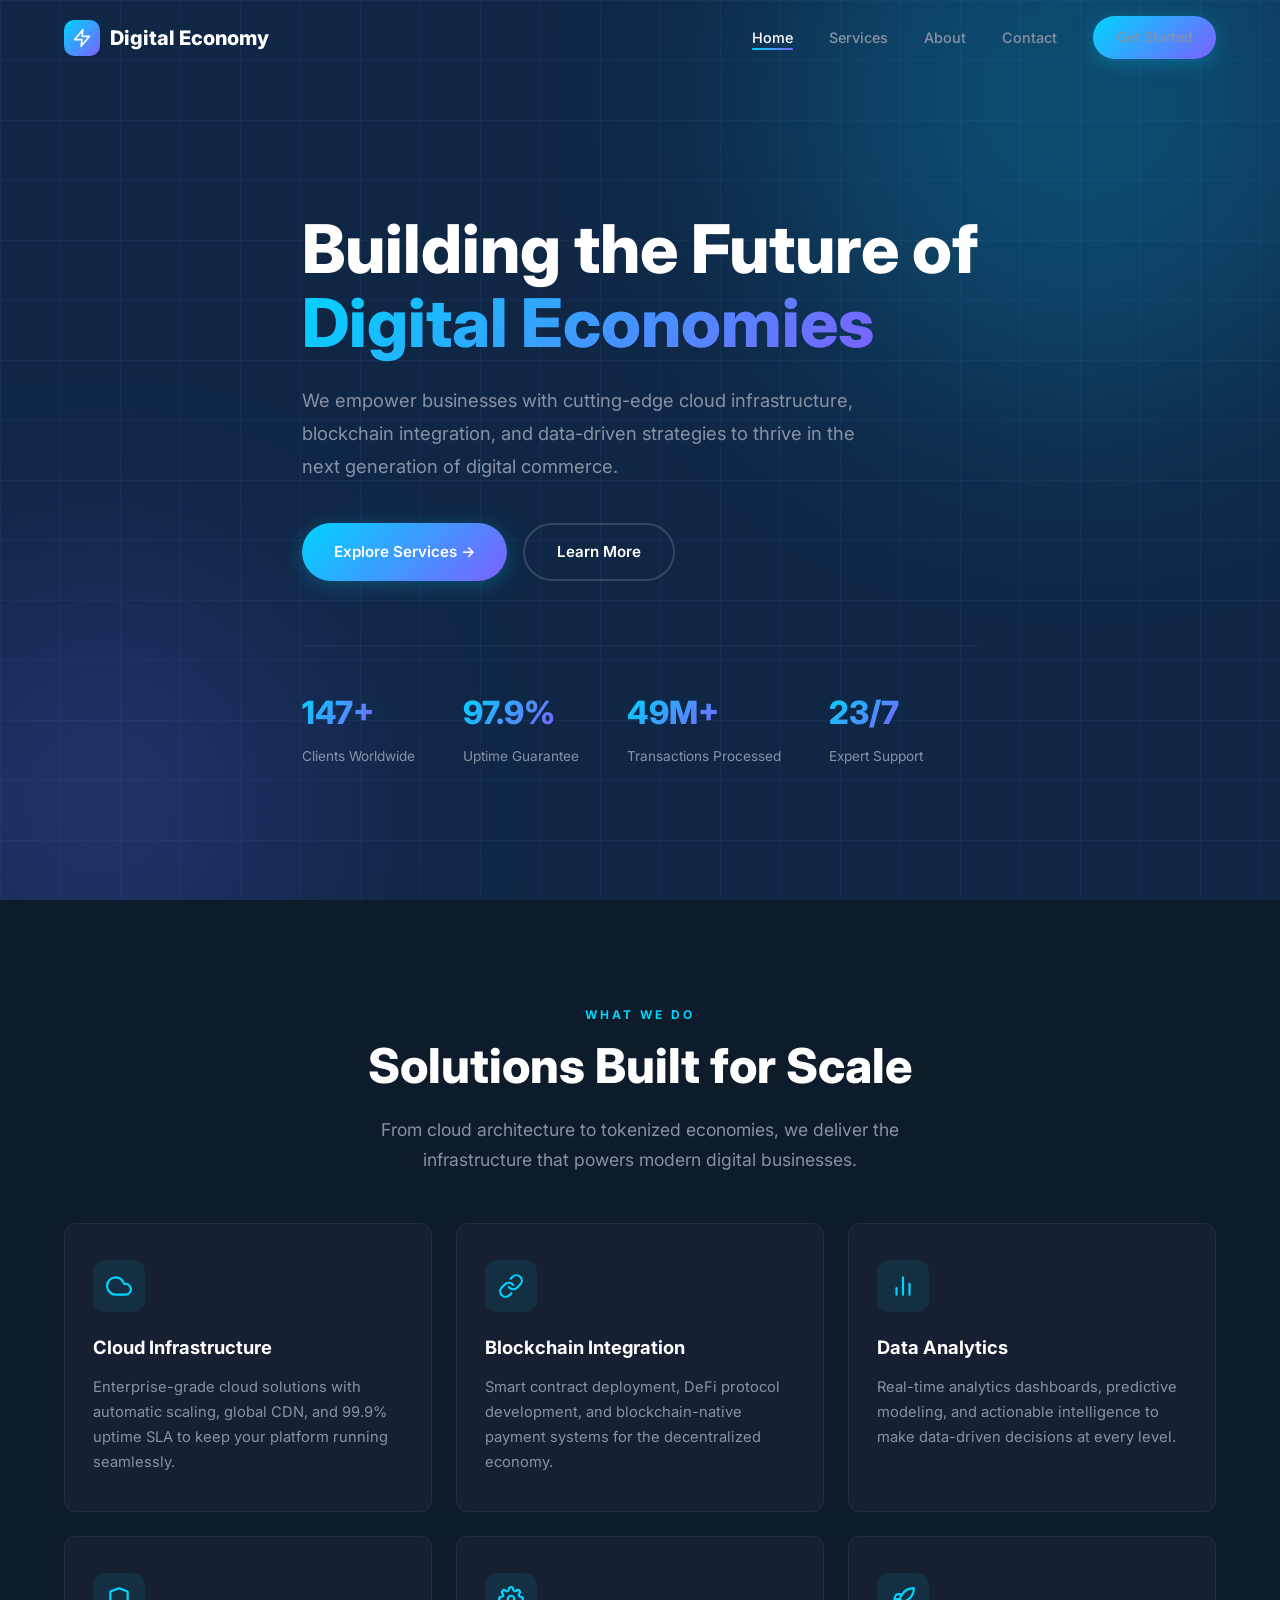
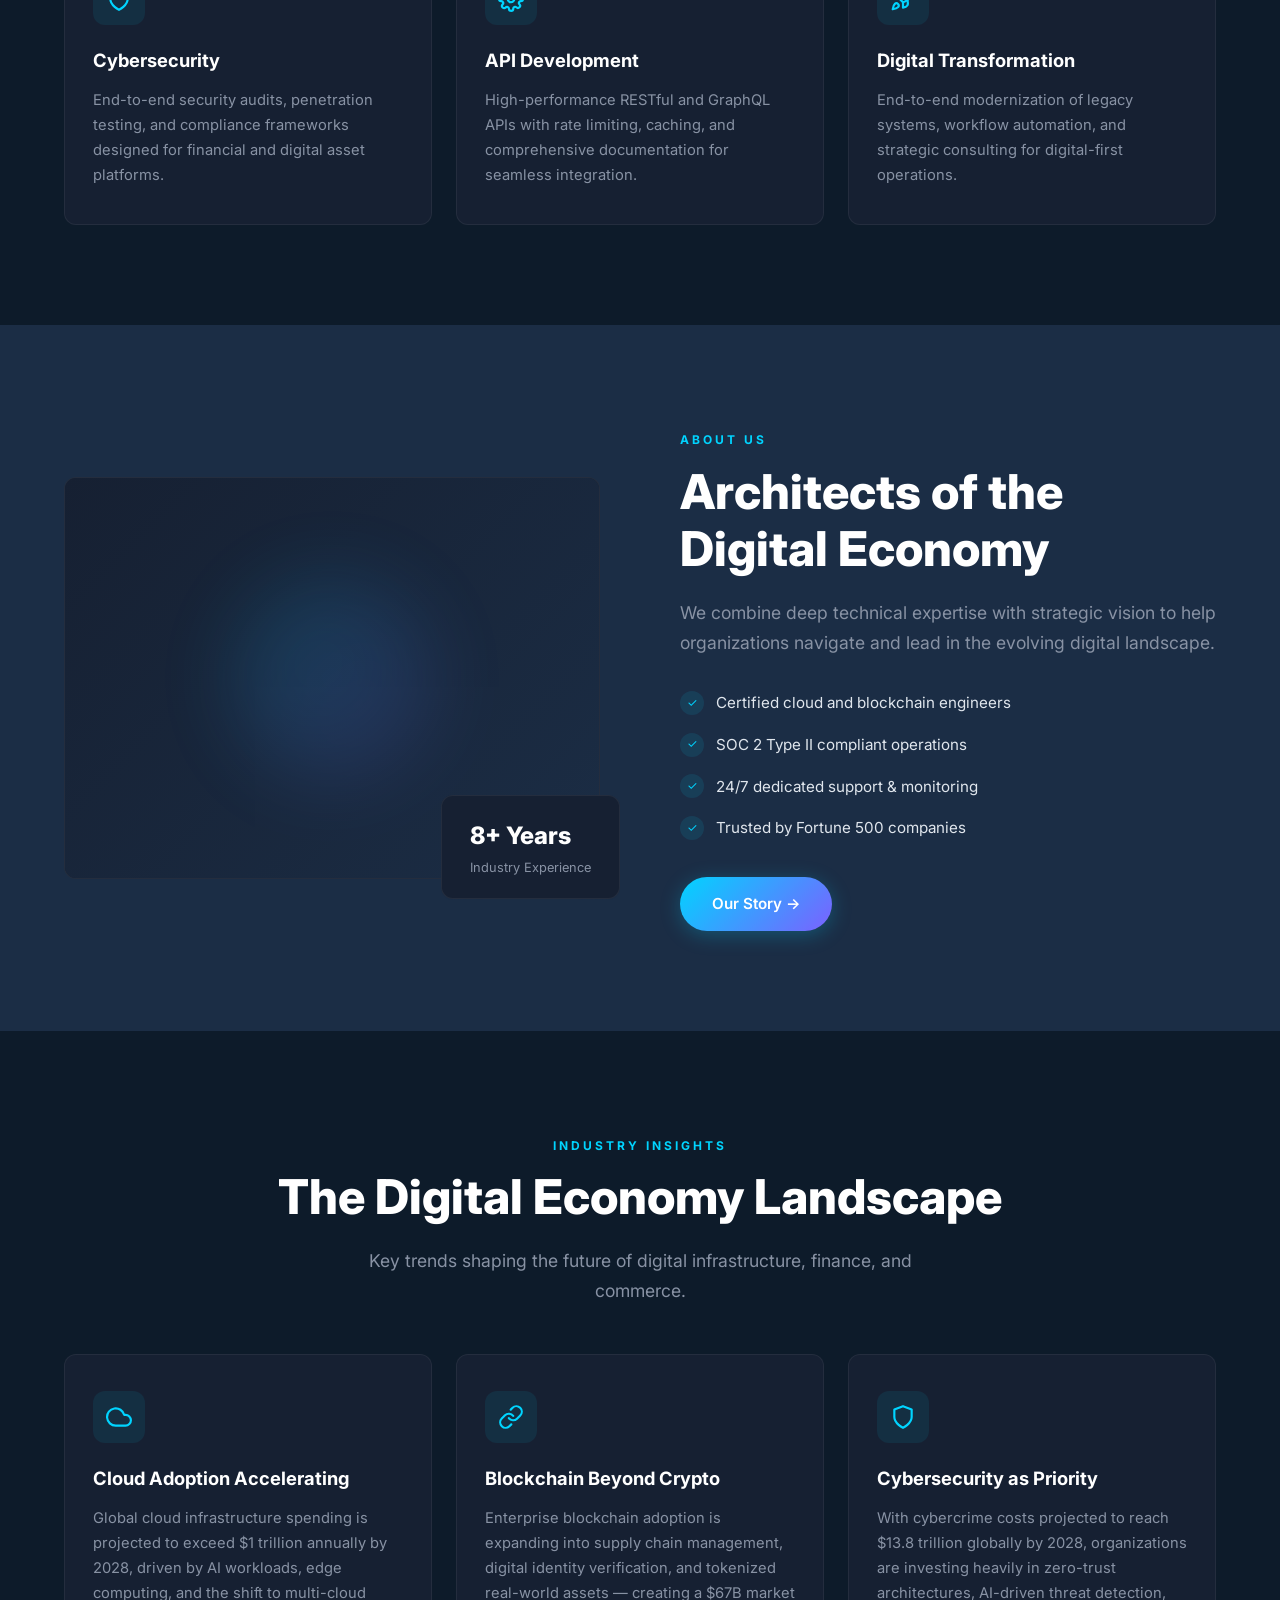
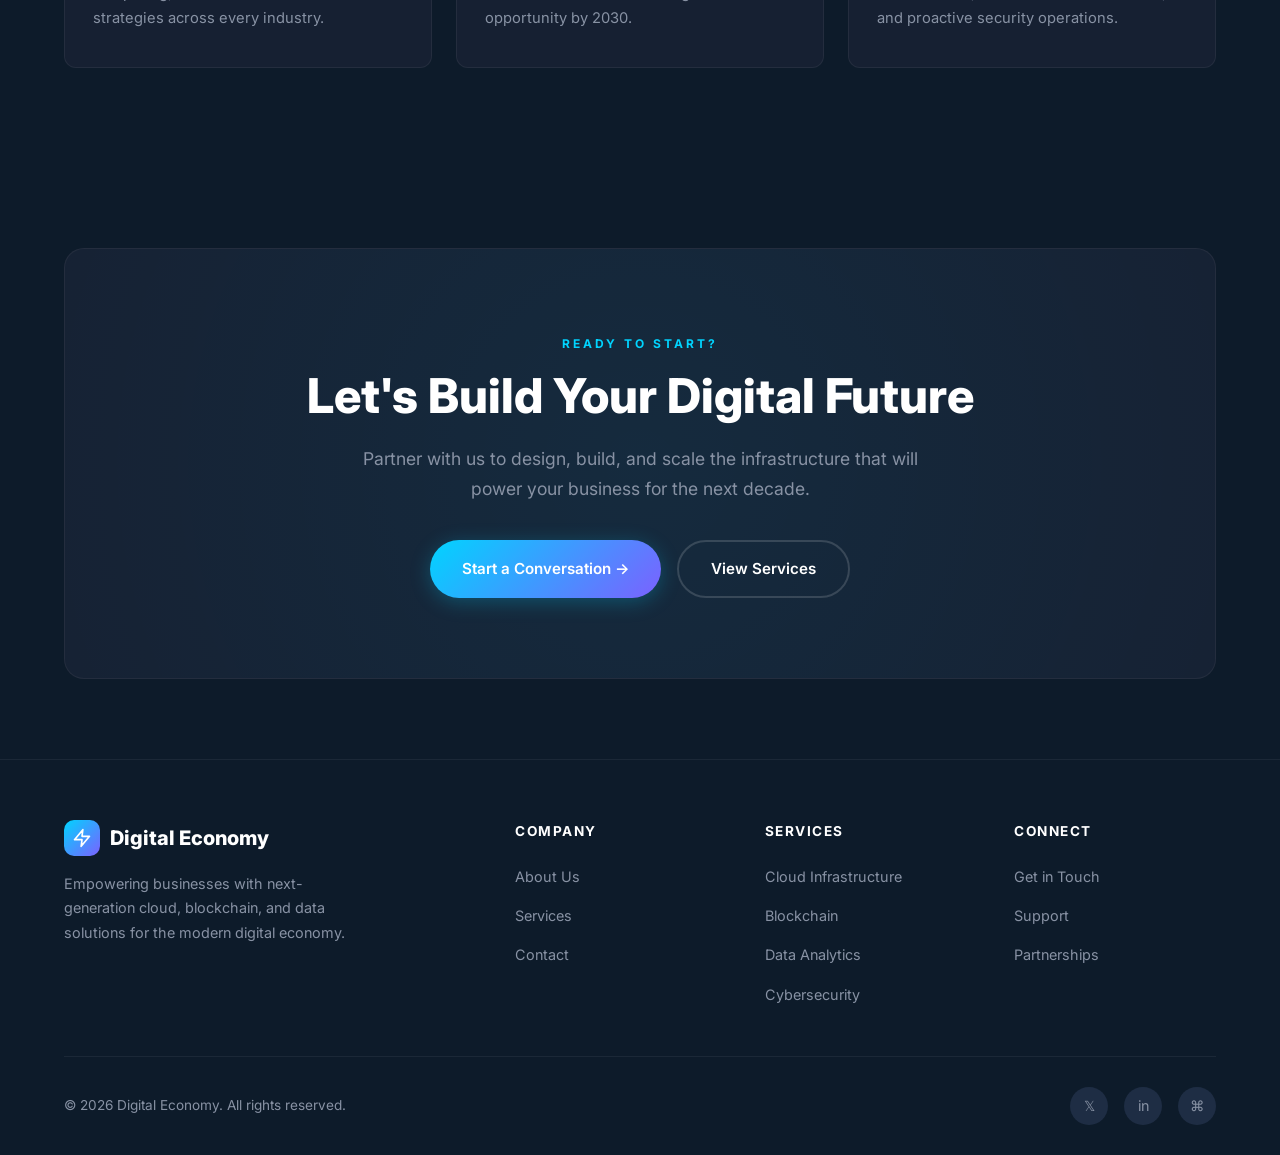
<file: index.html>
<!DOCTYPE html>
<html lang="en">
<head>
  <meta charset="UTF-8">
  <meta name="viewport" content="width=device-width, initial-scale=1.0">
  <title>Digital Economy — Powering the Future of Digital Commerce</title>
  <meta name="description" content="Digital Economy delivers enterprise-grade cloud infrastructure, blockchain solutions, and digital transformation strategies to accelerate your business in the modern economy.">
  <link rel="preconnect" href="https://fonts.googleapis.com">
  <link rel="preconnect" href="https://fonts.gstatic.com" crossorigin>
  <link href="https://fonts.googleapis.com/css2?family=Inter:wght@400;500;600;700;800&display=swap" rel="stylesheet">
  <link rel="stylesheet" href="css/style.css">
  <link rel="icon" type="image/svg+xml" href="data:image/svg+xml,%3Csvg xmlns='http://www.w3.org/2000/svg' viewBox='0 0 24 24' fill='none' stroke='%2300d4ff' stroke-width='2'%3E%3Cpolygon points='13 2 3 14 12 14 11 22 21 10 12 10 13 2'/%3E%3C/svg%3E">
</head>
<body>

  <!-- HEADER -->
  <header class="header">
    <div class="container">
      <nav class="nav">
        <a href="index.html" class="logo">
            <div class="logo-icon"><svg><use href="icons.svg#icon-bolt"/></svg></div>
          <span>Digital Economy</span>
        </a>
        <ul class="nav-links">
          <li><a href="index.html">Home</a></li>
          <li><a href="services.html">Services</a></li>
          <li><a href="about.html">About</a></li>
          <li><a href="contact.html">Contact</a></li>
          <li><a href="contact.html" class="btn btn-primary nav-cta">Get Started</a></li>
        </ul>
        <button class="hamburger" aria-label="Toggle menu">
          <span></span><span></span><span></span>
        </button>
      </nav>
    </div>
  </header>

  <!-- HERO -->
  <section class="hero">
    <div class="hero-bg">
      <div class="orb orb-1"></div>
      <div class="orb orb-2"></div>
      <div class="hero-grid"></div>
    </div>
    <div class="container">
      <div class="hero-content">
        <h1 class="hero-title">
          Building the Future of<br>
          <span class="gradient-text">Digital Economies</span>
        </h1>
        <p class="hero-description">
          We empower businesses with cutting-edge cloud infrastructure, blockchain integration, and data-driven strategies to thrive in the next generation of digital commerce.
        </p>
        <div class="hero-buttons">
          <a href="services.html" class="btn btn-primary">Explore Services →</a>
          <a href="about.html" class="btn btn-outline">Learn More</a>
        </div>
        <div class="hero-stats">
          <div class="hero-stat">
            <h3><span data-count="150" data-suffix="+">0+</span></h3>
            <p>Clients Worldwide</p>
          </div>
          <div class="hero-stat">
            <h3><span data-count="99" data-suffix=".9%">0%</span></h3>
            <p>Uptime Guarantee</p>
          </div>
          <div class="hero-stat">
            <h3><span data-count="50" data-suffix="M+">0M+</span></h3>
            <p>Transactions Processed</p>
          </div>
          <div class="hero-stat">
            <h3><span data-count="24" data-suffix="/7">0/7</span></h3>
            <p>Expert Support</p>
          </div>
        </div>
      </div>
    </div>
  </section>

  <!-- FEATURES -->
  <section class="section">
    <div class="container">
      <div class="text-center fade-in">
        <span class="section-label">What We Do</span>
        <h2 class="section-title">Solutions Built for Scale</h2>
        <p class="section-subtitle">From cloud architecture to tokenized economies, we deliver the infrastructure that powers modern digital businesses.</p>
      </div>
      <div class="features-grid">
        <div class="feature-card fade-in">
          <div class="feature-icon"><svg><use href="icons.svg#icon-cloud"/></svg></div>
          <h3>Cloud Infrastructure</h3>
          <p>Enterprise-grade cloud solutions with automatic scaling, global CDN, and 99.9% uptime SLA to keep your platform running seamlessly.</p>
        </div>
        <div class="feature-card fade-in">
          <div class="feature-icon"><svg><use href="icons.svg#icon-link"/></svg></div>
          <h3>Blockchain Integration</h3>
          <p>Smart contract deployment, DeFi protocol development, and blockchain-native payment systems for the decentralized economy.</p>
        </div>
        <div class="feature-card fade-in">
          <div class="feature-icon"><svg><use href="icons.svg#icon-chart"/></svg></div>
          <h3>Data Analytics</h3>
          <p>Real-time analytics dashboards, predictive modeling, and actionable intelligence to make data-driven decisions at every level.</p>
        </div>
        <div class="feature-card fade-in">
          <div class="feature-icon"><svg><use href="icons.svg#icon-shield"/></svg></div>
          <h3>Cybersecurity</h3>
          <p>End-to-end security audits, penetration testing, and compliance frameworks designed for financial and digital asset platforms.</p>
        </div>
        <div class="feature-card fade-in">
          <div class="feature-icon"><svg><use href="icons.svg#icon-gear"/></svg></div>
          <h3>API Development</h3>
          <p>High-performance RESTful and GraphQL APIs with rate limiting, caching, and comprehensive documentation for seamless integration.</p>
        </div>
        <div class="feature-card fade-in">
          <div class="feature-icon"><svg><use href="icons.svg#icon-rocket"/></svg></div>
          <h3>Digital Transformation</h3>
          <p>End-to-end modernization of legacy systems, workflow automation, and strategic consulting for digital-first operations.</p>
        </div>
      </div>
    </div>
  </section>

  <!-- ABOUT PREVIEW -->
  <section class="section" style="background: var(--secondary);">
    <div class="container">
      <div class="about-grid">
        <div class="about-image fade-in">
          <div class="about-image-main">
            <div class="about-visual">
              <div class="about-visual-graphic"></div>
            </div>
          </div>
          <div class="about-floating-card">
            <h4>8+ Years</h4>
            <p>Industry Experience</p>
          </div>
        </div>
        <div class="about-content fade-in">
          <span class="section-label">About Us</span>
          <h2 class="section-title">Architects of the Digital Economy</h2>
          <p class="section-subtitle">We combine deep technical expertise with strategic vision to help organizations navigate and lead in the evolving digital landscape.</p>
          <ul class="about-list">
            <li><span class="check">✓</span> Certified cloud and blockchain engineers</li>
            <li><span class="check">✓</span> SOC 2 Type II compliant operations</li>
            <li><span class="check">✓</span> 24/7 dedicated support &amp; monitoring</li>
            <li><span class="check">✓</span> Trusted by Fortune 500 companies</li>
          </ul>
          <a href="about.html" class="btn btn-primary">Our Story →</a>
        </div>
      </div>
    </div>
  </section>

  <!-- INDUSTRY INSIGHTS -->
  <section class="section">
    <div class="container">
      <div class="text-center fade-in">
        <span class="section-label">Industry Insights</span>
        <h2 class="section-title">The Digital Economy Landscape</h2>
        <p class="section-subtitle">Key trends shaping the future of digital infrastructure, finance, and commerce.</p>
      </div>
      <div class="features-grid">
        <div class="feature-card fade-in">
          <div class="feature-icon"><svg><use href="icons.svg#icon-cloud"/></svg></div>
          <h3>Cloud Adoption Accelerating</h3>
          <p>Global cloud infrastructure spending is projected to exceed $1 trillion annually by 2028, driven by AI workloads, edge computing, and the shift to multi-cloud strategies across every industry.</p>
        </div>
        <div class="feature-card fade-in">
          <div class="feature-icon"><svg><use href="icons.svg#icon-link"/></svg></div>
          <h3>Blockchain Beyond Crypto</h3>
          <p>Enterprise blockchain adoption is expanding into supply chain management, digital identity verification, and tokenized real-world assets — creating a $67B market opportunity by 2030.</p>
        </div>
        <div class="feature-card fade-in">
          <div class="feature-icon"><svg><use href="icons.svg#icon-shield"/></svg></div>
          <h3>Cybersecurity as Priority</h3>
          <p>With cybercrime costs projected to reach $13.8 trillion globally by 2028, organizations are investing heavily in zero-trust architectures, AI-driven threat detection, and proactive security operations.</p>
        </div>
      </div>
    </div>
  </section>

  <!-- CTA -->
  <section class="cta-section">
    <div class="container">
      <div class="cta-box fade-in">
        <span class="section-label">Ready to Start?</span>
        <h2 class="section-title">Let's Build Your Digital Future</h2>
        <p class="section-subtitle">Partner with us to design, build, and scale the infrastructure that will power your business for the next decade.</p>
        <div class="cta-buttons">
          <a href="contact.html" class="btn btn-primary">Start a Conversation →</a>
          <a href="services.html" class="btn btn-outline">View Services</a>
        </div>
      </div>
    </div>
  </section>

  <!-- FOOTER -->
  <footer class="footer">
    <div class="container">
      <div class="footer-grid">
        <div class="footer-brand">
          <a href="index.html" class="logo">
            <div class="logo-icon"><svg><use href="icons.svg#icon-bolt"/></svg></div>
            <span>Digital Economy</span>
          </a>
          <p>Empowering businesses with next-generation cloud, blockchain, and data solutions for the modern digital economy.</p>
        </div>
        <div class="footer-col">
          <h4>Company</h4>
          <ul>
            <li><a href="about.html">About Us</a></li>
            <li><a href="services.html">Services</a></li>
            <li><a href="contact.html">Contact</a></li>
          </ul>
        </div>
        <div class="footer-col">
          <h4>Services</h4>
          <ul>
            <li><a href="services.html">Cloud Infrastructure</a></li>
            <li><a href="services.html">Blockchain</a></li>
            <li><a href="services.html">Data Analytics</a></li>
            <li><a href="services.html">Cybersecurity</a></li>
          </ul>
        </div>
        <div class="footer-col">
          <h4>Connect</h4>
          <ul>
            <li><a href="contact.html">Get in Touch</a></li>
            <li><a href="contact.html">Support</a></li>
            <li><a href="contact.html">Partnerships</a></li>
          </ul>
        </div>
      </div>
      <div class="footer-bottom">
        <p>&copy; 2026 Digital Economy. All rights reserved.</p>
        <div class="footer-social">
          <a href="#" aria-label="Twitter">𝕏</a>
          <a href="#" aria-label="LinkedIn">in</a>
          <a href="#" aria-label="GitHub">⌘</a>
        </div>
      </div>
    </div>
  </footer>

  <script src="js/main.js"></script>
</body>
</html>
</file>
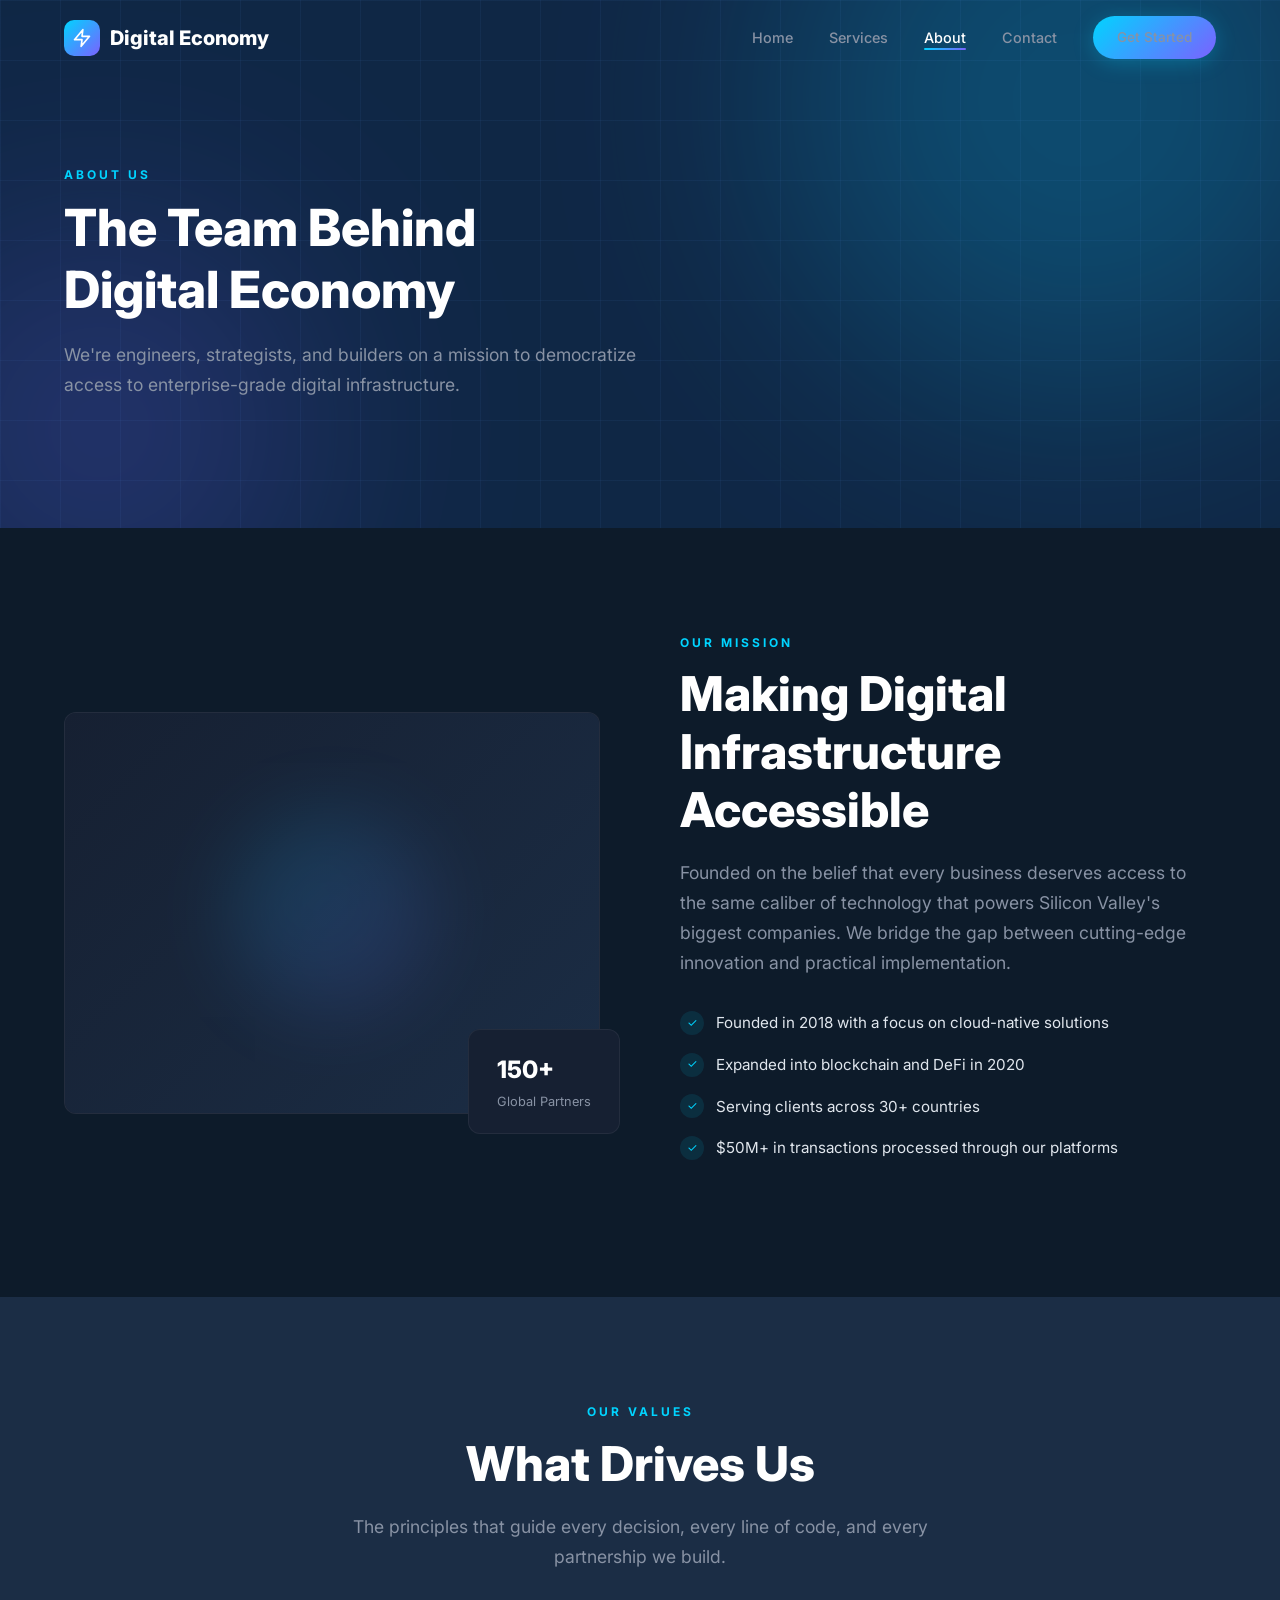
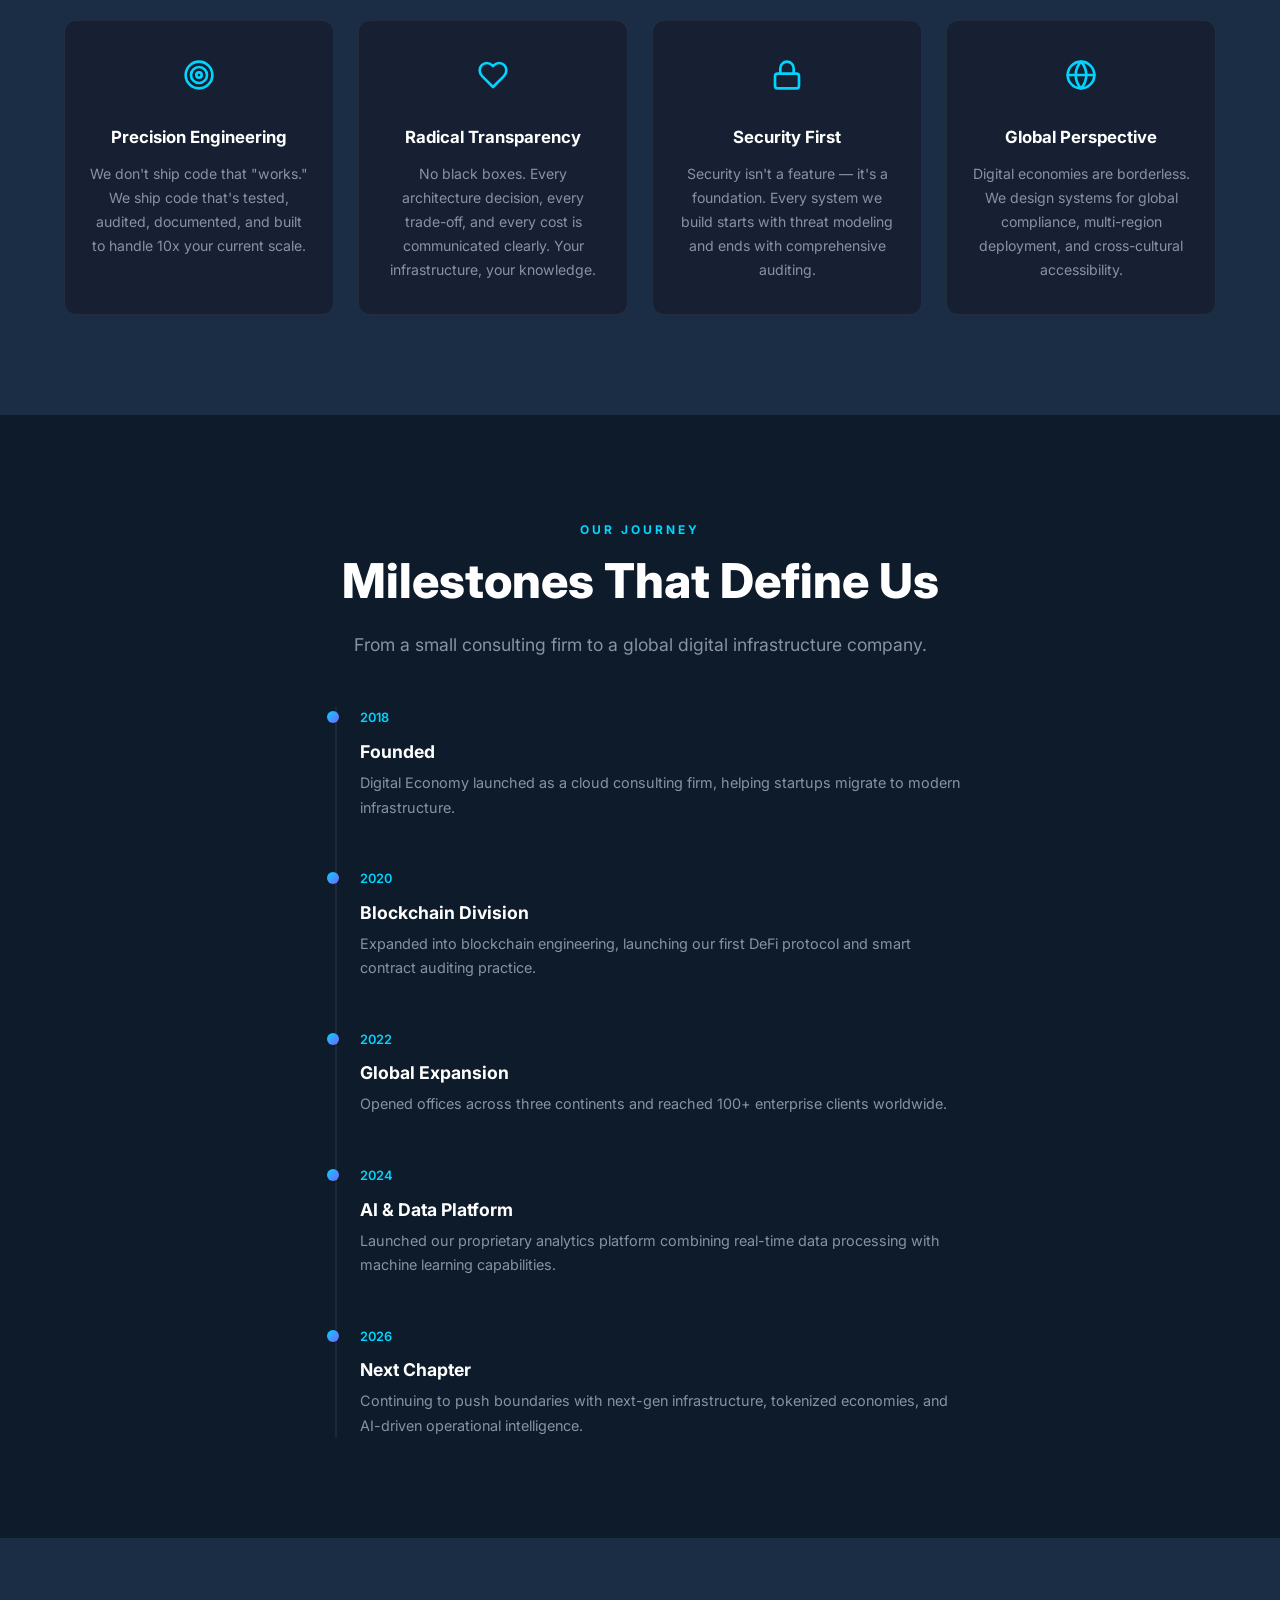
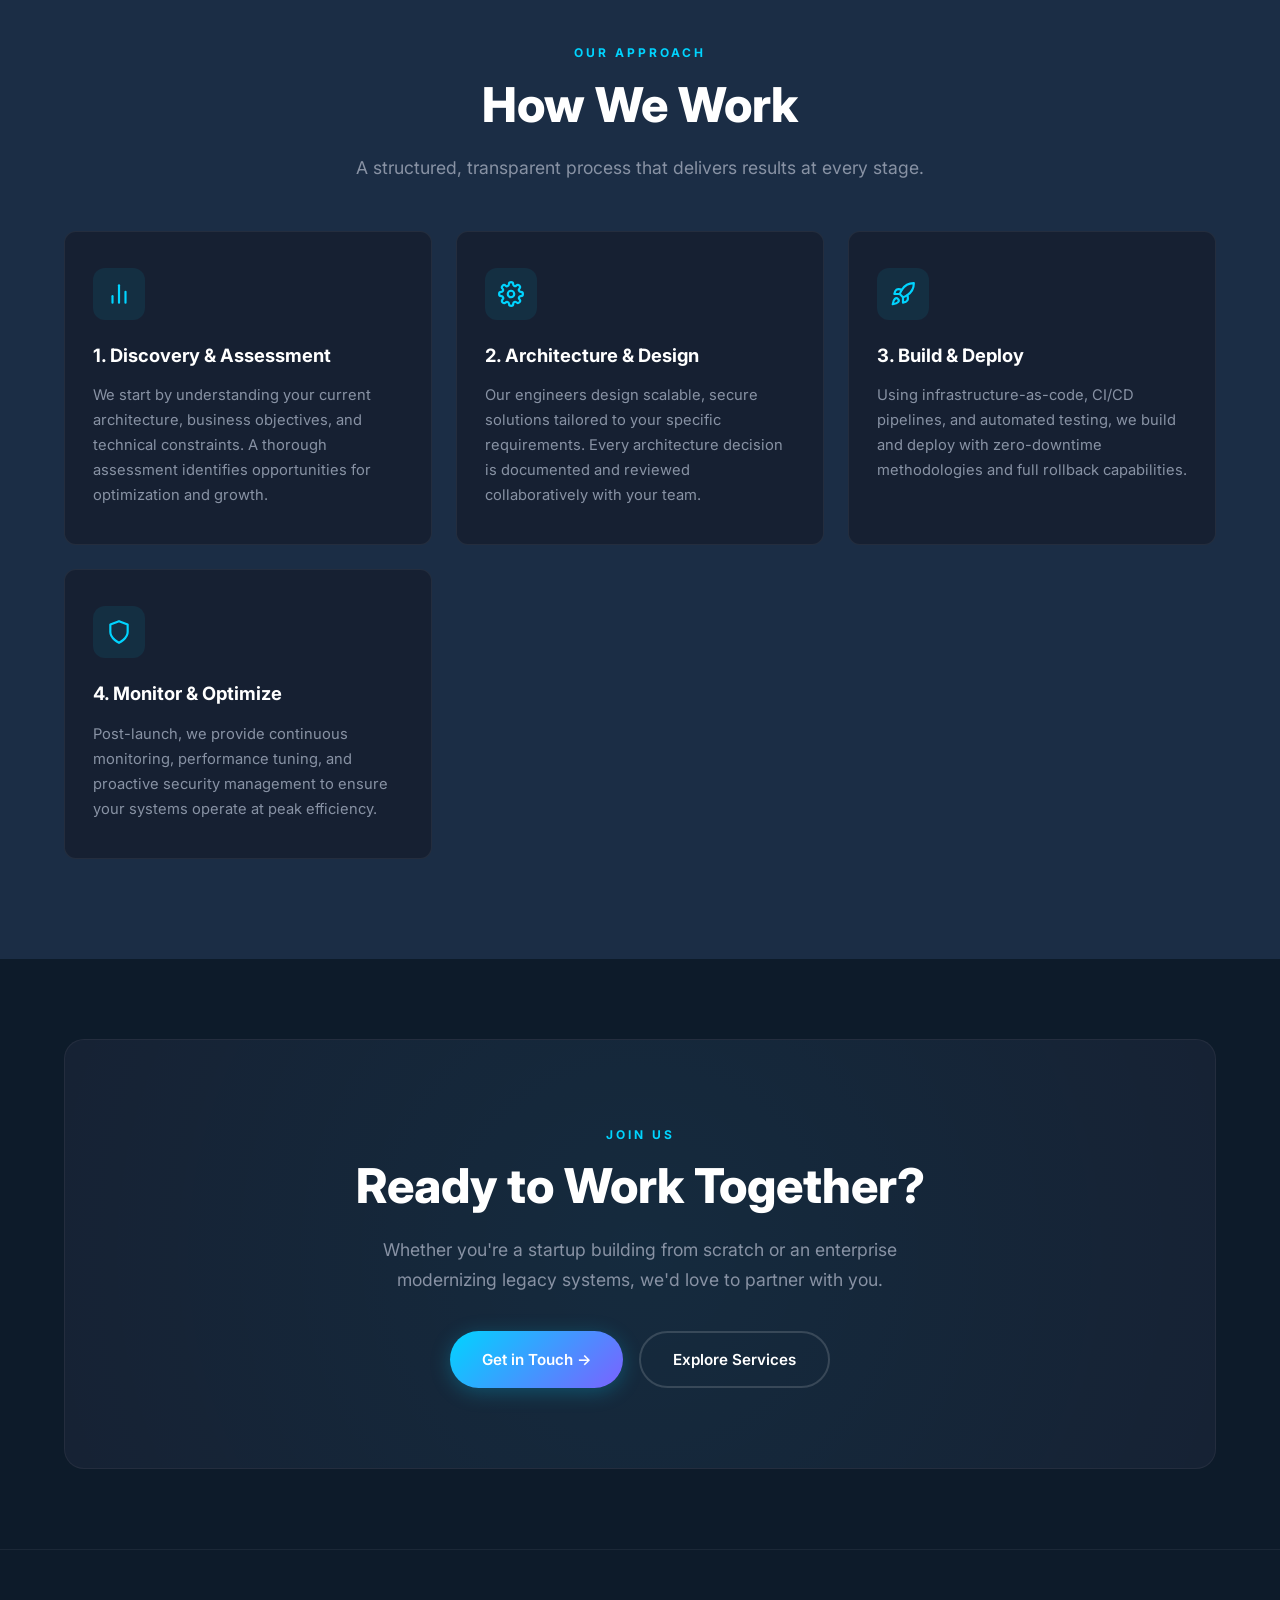
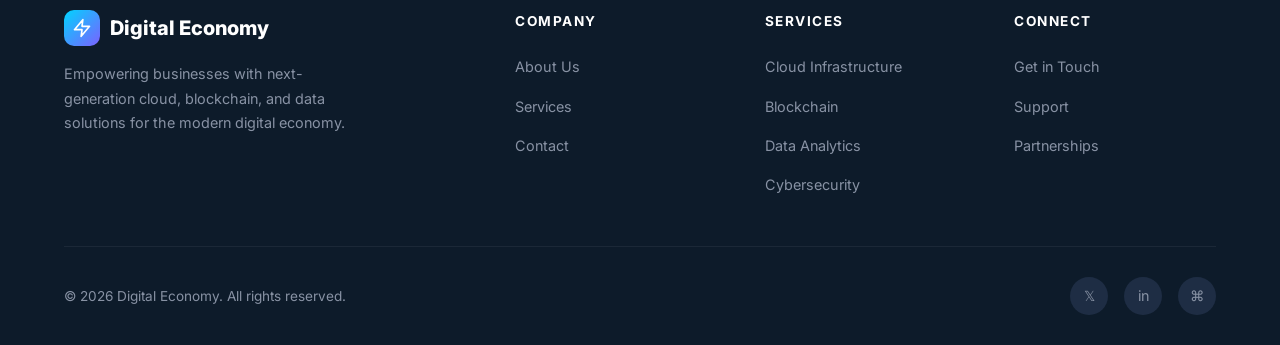
<file: about.html>
<!DOCTYPE html>
<html lang="en">
<head>
  <meta charset="UTF-8">
  <meta name="viewport" content="width=device-width, initial-scale=1.0">
  <title>About — Digital Economy</title>
  <meta name="description" content="Learn about Digital Economy's mission, our team, values, and how we're shaping the future of digital commerce and infrastructure.">
  <link rel="preconnect" href="https://fonts.googleapis.com">
  <link rel="preconnect" href="https://fonts.gstatic.com" crossorigin>
  <link href="https://fonts.googleapis.com/css2?family=Inter:wght@400;500;600;700;800&display=swap" rel="stylesheet">
  <link rel="stylesheet" href="css/style.css">
  <link rel="icon" type="image/svg+xml" href="data:image/svg+xml,%3Csvg xmlns='http://www.w3.org/2000/svg' viewBox='0 0 24 24' fill='none' stroke='%2300d4ff' stroke-width='2'%3E%3Cpolygon points='13 2 3 14 12 14 11 22 21 10 12 10 13 2'/%3E%3C/svg%3E">
</head>
<body>

  <!-- HEADER -->
  <header class="header">
    <div class="container">
      <nav class="nav">
        <a href="index.html" class="logo">
            <div class="logo-icon"><svg><use href="icons.svg#icon-bolt"/></svg></div>
          <span>Digital Economy</span>
        </a>
        <ul class="nav-links">
          <li><a href="index.html">Home</a></li>
          <li><a href="services.html">Services</a></li>
          <li><a href="about.html">About</a></li>
          <li><a href="contact.html">Contact</a></li>
          <li><a href="contact.html" class="btn btn-primary nav-cta">Get Started</a></li>
        </ul>
        <button class="hamburger" aria-label="Toggle menu">
          <span></span><span></span><span></span>
        </button>
      </nav>
    </div>
  </header>

  <!-- PAGE HERO -->
  <section class="page-hero">
    <div class="hero-bg">
      <div class="orb orb-1"></div>
      <div class="orb orb-2"></div>
      <div class="hero-grid"></div>
    </div>
    <div class="container">
      <div class="fade-in">
        <span class="section-label">About Us</span>
        <h1 class="section-title">The Team Behind<br>Digital Economy</h1>
        <p class="section-subtitle">We're engineers, strategists, and builders on a mission to democratize access to enterprise-grade digital infrastructure.</p>
      </div>
    </div>
  </section>

  <!-- MISSION -->
  <section class="section">
    <div class="container">
      <div class="about-grid">
        <div class="about-image fade-in">
          <div class="about-image-main">
            <div class="about-visual">
              <div class="about-visual-graphic"></div>
            </div>
          </div>
          <div class="about-floating-card">
            <h4>150+</h4>
            <p>Global Partners</p>
          </div>
        </div>
        <div class="about-content fade-in">
          <span class="section-label">Our Mission</span>
          <h2 class="section-title">Making Digital Infrastructure Accessible</h2>
          <p class="section-subtitle">Founded on the belief that every business deserves access to the same caliber of technology that powers Silicon Valley's biggest companies. We bridge the gap between cutting-edge innovation and practical implementation.</p>
          <ul class="about-list">
            <li><span class="check">✓</span> Founded in 2018 with a focus on cloud-native solutions</li>
            <li><span class="check">✓</span> Expanded into blockchain and DeFi in 2020</li>
            <li><span class="check">✓</span> Serving clients across 30+ countries</li>
            <li><span class="check">✓</span> $50M+ in transactions processed through our platforms</li>
          </ul>
        </div>
      </div>
    </div>
  </section>

  <!-- VALUES -->
  <section class="section" style="background: var(--secondary);">
    <div class="container">
      <div class="text-center fade-in">
        <span class="section-label">Our Values</span>
        <h2 class="section-title">What Drives Us</h2>
        <p class="section-subtitle">The principles that guide every decision, every line of code, and every partnership we build.</p>
      </div>
      <div class="values-grid">
        <div class="value-card fade-in">
          <div class="value-icon"><svg><use href="icons.svg#icon-target"/></svg></div>
          <h3>Precision Engineering</h3>
          <p>We don't ship code that "works." We ship code that's tested, audited, documented, and built to handle 10x your current scale.</p>
        </div>
        <div class="value-card fade-in">
          <div class="value-icon"><svg><use href="icons.svg#icon-handshake"/></svg></div>
          <h3>Radical Transparency</h3>
          <p>No black boxes. Every architecture decision, every trade-off, and every cost is communicated clearly. Your infrastructure, your knowledge.</p>
        </div>
        <div class="value-card fade-in">
          <div class="value-icon"><svg><use href="icons.svg#icon-lock"/></svg></div>
          <h3>Security First</h3>
          <p>Security isn't a feature — it's a foundation. Every system we build starts with threat modeling and ends with comprehensive auditing.</p>
        </div>
        <div class="value-card fade-in">
          <div class="value-icon"><svg><use href="icons.svg#icon-globe"/></svg></div>
          <h3>Global Perspective</h3>
          <p>Digital economies are borderless. We design systems for global compliance, multi-region deployment, and cross-cultural accessibility.</p>
        </div>
      </div>
    </div>
  </section>

  <!-- TIMELINE -->
  <section class="section">
    <div class="container">
      <div class="text-center fade-in">
        <span class="section-label">Our Journey</span>
        <h2 class="section-title">Milestones That Define Us</h2>
        <p class="section-subtitle">From a small consulting firm to a global digital infrastructure company.</p>
      </div>
      <div style="max-width: 640px; margin: 0 auto;">
        <div class="timeline fade-in">
          <div class="timeline-item">
            <div class="timeline-dot"></div>
            <div class="year">2018</div>
            <h3>Founded</h3>
            <p>Digital Economy launched as a cloud consulting firm, helping startups migrate to modern infrastructure.</p>
          </div>
          <div class="timeline-item">
            <div class="timeline-dot"></div>
            <div class="year">2020</div>
            <h3>Blockchain Division</h3>
            <p>Expanded into blockchain engineering, launching our first DeFi protocol and smart contract auditing practice.</p>
          </div>
          <div class="timeline-item">
            <div class="timeline-dot"></div>
            <div class="year">2022</div>
            <h3>Global Expansion</h3>
            <p>Opened offices across three continents and reached 100+ enterprise clients worldwide.</p>
          </div>
          <div class="timeline-item">
            <div class="timeline-dot"></div>
            <div class="year">2024</div>
            <h3>AI &amp; Data Platform</h3>
            <p>Launched our proprietary analytics platform combining real-time data processing with machine learning capabilities.</p>
          </div>
          <div class="timeline-item">
            <div class="timeline-dot"></div>
            <div class="year">2026</div>
            <h3>Next Chapter</h3>
            <p>Continuing to push boundaries with next-gen infrastructure, tokenized economies, and AI-driven operational intelligence.</p>
          </div>
        </div>
      </div>
    </div>
  </section>

  <!-- APPROACH -->
  <section class="section" style="background: var(--secondary);">
    <div class="container">
      <div class="text-center fade-in">
        <span class="section-label">Our Approach</span>
        <h2 class="section-title">How We Work</h2>
        <p class="section-subtitle">A structured, transparent process that delivers results at every stage.</p>
      </div>
      <div class="features-grid">
        <div class="feature-card fade-in">
          <div class="feature-icon"><svg><use href="icons.svg#icon-chart"/></svg></div>
          <h3>1. Discovery &amp; Assessment</h3>
          <p>We start by understanding your current architecture, business objectives, and technical constraints. A thorough assessment identifies opportunities for optimization and growth.</p>
        </div>
        <div class="feature-card fade-in">
          <div class="feature-icon"><svg><use href="icons.svg#icon-gear"/></svg></div>
          <h3>2. Architecture &amp; Design</h3>
          <p>Our engineers design scalable, secure solutions tailored to your specific requirements. Every architecture decision is documented and reviewed collaboratively with your team.</p>
        </div>
        <div class="feature-card fade-in">
          <div class="feature-icon"><svg><use href="icons.svg#icon-rocket"/></svg></div>
          <h3>3. Build &amp; Deploy</h3>
          <p>Using infrastructure-as-code, CI/CD pipelines, and automated testing, we build and deploy with zero-downtime methodologies and full rollback capabilities.</p>
        </div>
        <div class="feature-card fade-in">
          <div class="feature-icon"><svg><use href="icons.svg#icon-shield"/></svg></div>
          <h3>4. Monitor &amp; Optimize</h3>
          <p>Post-launch, we provide continuous monitoring, performance tuning, and proactive security management to ensure your systems operate at peak efficiency.</p>
        </div>
      </div>
    </div>
  </section>

  <!-- CTA -->
  <section class="cta-section">
    <div class="container">
      <div class="cta-box fade-in">
        <span class="section-label">Join Us</span>
        <h2 class="section-title">Ready to Work Together?</h2>
        <p class="section-subtitle">Whether you're a startup building from scratch or an enterprise modernizing legacy systems, we'd love to partner with you.</p>
        <div class="cta-buttons">
          <a href="contact.html" class="btn btn-primary">Get in Touch →</a>
          <a href="services.html" class="btn btn-outline">Explore Services</a>
        </div>
      </div>
    </div>
  </section>

  <!-- FOOTER -->
  <footer class="footer">
    <div class="container">
      <div class="footer-grid">
        <div class="footer-brand">
          <a href="index.html" class="logo">
            <div class="logo-icon"><svg><use href="icons.svg#icon-bolt"/></svg></div>
            <span>Digital Economy</span>
          </a>
          <p>Empowering businesses with next-generation cloud, blockchain, and data solutions for the modern digital economy.</p>
        </div>
        <div class="footer-col">
          <h4>Company</h4>
          <ul>
            <li><a href="about.html">About Us</a></li>
            <li><a href="services.html">Services</a></li>
            <li><a href="contact.html">Contact</a></li>
          </ul>
        </div>
        <div class="footer-col">
          <h4>Services</h4>
          <ul>
            <li><a href="services.html">Cloud Infrastructure</a></li>
            <li><a href="services.html">Blockchain</a></li>
            <li><a href="services.html">Data Analytics</a></li>
            <li><a href="services.html">Cybersecurity</a></li>
          </ul>
        </div>
        <div class="footer-col">
          <h4>Connect</h4>
          <ul>
            <li><a href="contact.html">Get in Touch</a></li>
            <li><a href="contact.html">Support</a></li>
            <li><a href="contact.html">Partnerships</a></li>
          </ul>
        </div>
      </div>
      <div class="footer-bottom">
        <p>&copy; 2026 Digital Economy. All rights reserved.</p>
        <div class="footer-social">
          <a href="#" aria-label="Twitter">𝕏</a>
          <a href="#" aria-label="LinkedIn">in</a>
          <a href="#" aria-label="GitHub">⌘</a>
        </div>
      </div>
    </div>
  </footer>

  <script src="js/main.js"></script>
</body>
</html>
</file>
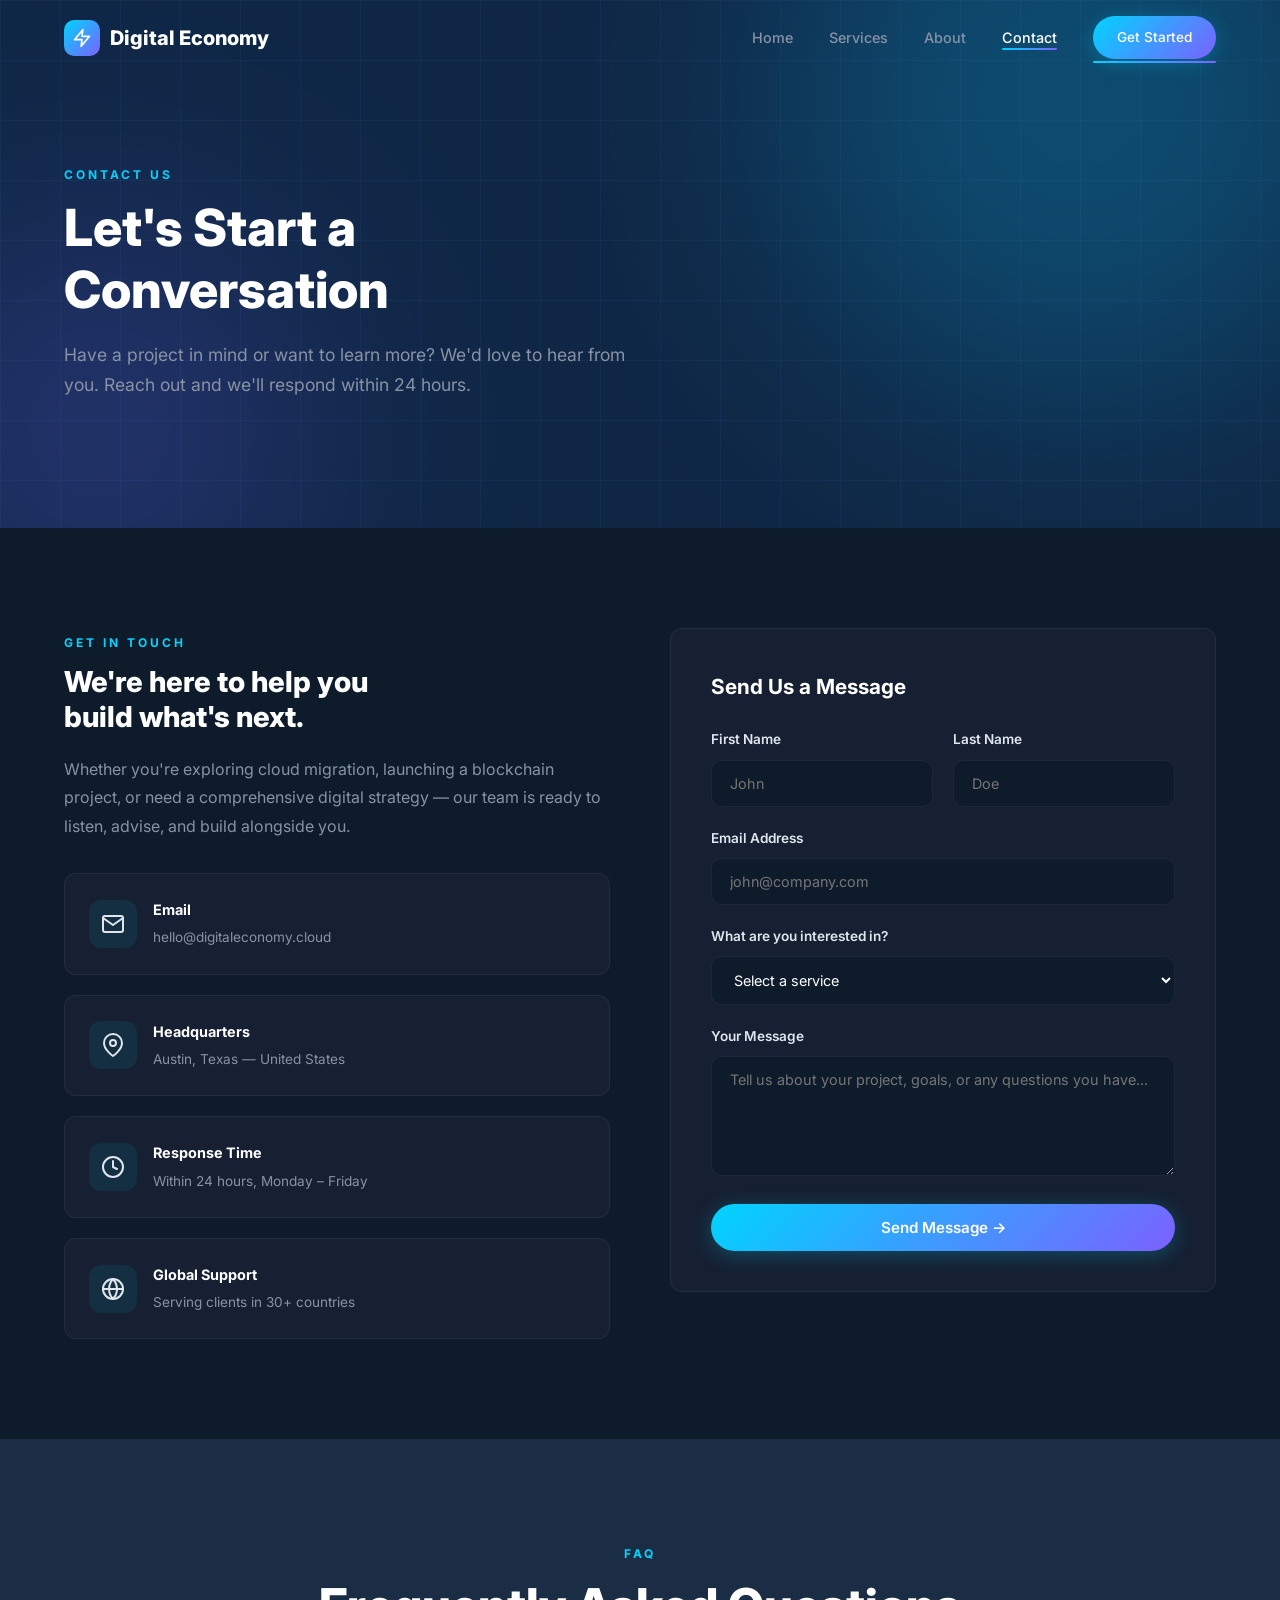
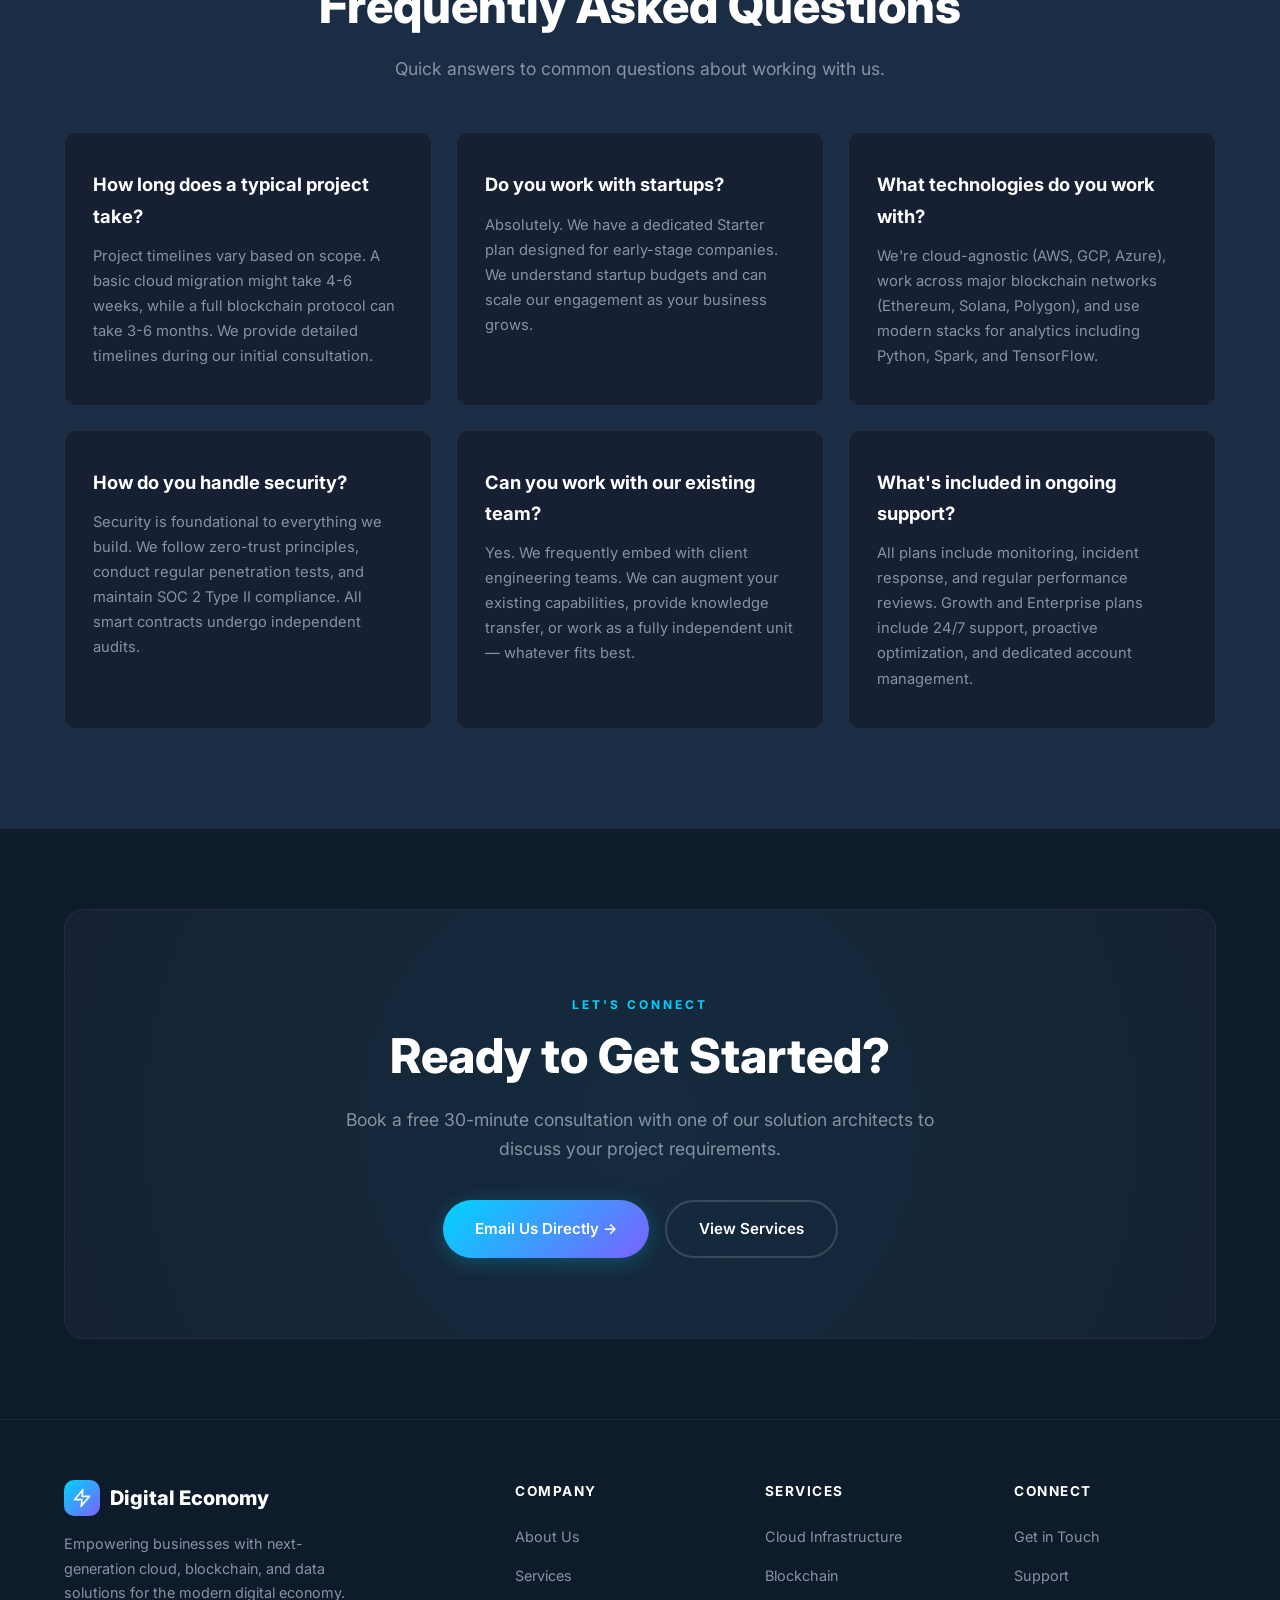
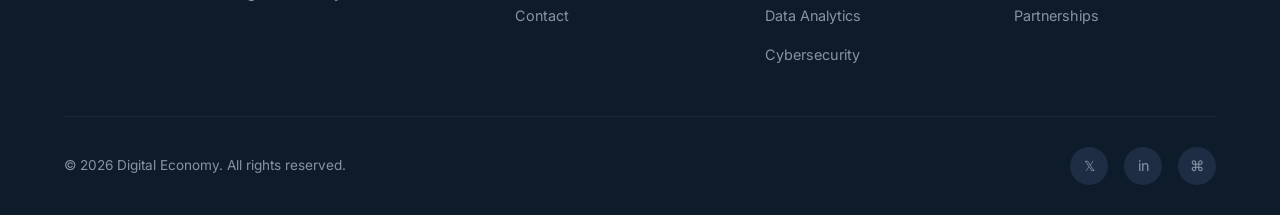
<file: contact.html>
<!DOCTYPE html>
<html lang="en">
<head>
  <meta charset="UTF-8">
  <meta name="viewport" content="width=device-width, initial-scale=1.0">
  <title>Contact — Digital Economy</title>
  <meta name="description" content="Get in touch with Digital Economy. Reach out for consultations, partnerships, or support inquiries.">
  <link rel="preconnect" href="https://fonts.googleapis.com">
  <link rel="preconnect" href="https://fonts.gstatic.com" crossorigin>
  <link href="https://fonts.googleapis.com/css2?family=Inter:wght@400;500;600;700;800&display=swap" rel="stylesheet">
  <link rel="stylesheet" href="css/style.css">
  <link rel="icon" type="image/svg+xml" href="data:image/svg+xml,%3Csvg xmlns='http://www.w3.org/2000/svg' viewBox='0 0 24 24' fill='none' stroke='%2300d4ff' stroke-width='2'%3E%3Cpolygon points='13 2 3 14 12 14 11 22 21 10 12 10 13 2'/%3E%3C/svg%3E">
</head>
<body>

  <!-- HEADER -->
  <header class="header">
    <div class="container">
      <nav class="nav">
        <a href="index.html" class="logo">
            <div class="logo-icon"><svg><use href="icons.svg#icon-bolt"/></svg></div>
          <span>Digital Economy</span>
        </a>
        <ul class="nav-links">
          <li><a href="index.html">Home</a></li>
          <li><a href="services.html">Services</a></li>
          <li><a href="about.html">About</a></li>
          <li><a href="contact.html">Contact</a></li>
          <li><a href="contact.html" class="btn btn-primary nav-cta">Get Started</a></li>
        </ul>
        <button class="hamburger" aria-label="Toggle menu">
          <span></span><span></span><span></span>
        </button>
      </nav>
    </div>
  </header>

  <!-- PAGE HERO -->
  <section class="page-hero">
    <div class="hero-bg">
      <div class="orb orb-1"></div>
      <div class="orb orb-2"></div>
      <div class="hero-grid"></div>
    </div>
    <div class="container">
      <div class="fade-in">
        <span class="section-label">Contact Us</span>
        <h1 class="section-title">Let's Start a<br>Conversation</h1>
        <p class="section-subtitle">Have a project in mind or want to learn more? We'd love to hear from you. Reach out and we'll respond within 24 hours.</p>
      </div>
    </div>
  </section>

  <!-- CONTACT -->
  <section class="section">
    <div class="container">
      <div class="contact-grid">

        <!-- LEFT: Info -->
        <div class="fade-in">
          <span class="section-label">Get in Touch</span>
          <h2 class="section-title" style="font-size: 1.8rem;">We're here to help you<br>build what's next.</h2>
          <p style="color: var(--text-muted); line-height: 1.8; margin-top: 16px;">
            Whether you're exploring cloud migration, launching a blockchain project, or need a comprehensive digital strategy — our team is ready to listen, advise, and build alongside you.
          </p>
          <div class="contact-info-cards">
            <div class="contact-info-card">
              <div class="contact-info-icon"><svg><use href="icons.svg#icon-mail"/></svg></div>
              <div>
                <h4>Email</h4>
                <p>hello@digitaleconomy.cloud</p>
              </div>
            </div>
            <div class="contact-info-card">
              <div class="contact-info-icon"><svg><use href="icons.svg#icon-mappin"/></svg></div>
              <div>
                <h4>Headquarters</h4>
                <p>Austin, Texas — United States</p>
              </div>
            </div>
            <div class="contact-info-card">
              <div class="contact-info-icon"><svg><use href="icons.svg#icon-clock"/></svg></div>
              <div>
                <h4>Response Time</h4>
                <p>Within 24 hours, Monday – Friday</p>
              </div>
            </div>
            <div class="contact-info-card">
              <div class="contact-info-icon"><svg><use href="icons.svg#icon-globe"/></svg></div>
              <div>
                <h4>Global Support</h4>
                <p>Serving clients in 30+ countries</p>
              </div>
            </div>
          </div>
        </div>

        <!-- RIGHT: Form -->
        <div class="fade-in">
          <form class="contact-form" id="contactForm">
            <h3>Send Us a Message</h3>
            <div class="form-row">
              <div class="form-group">
                <label for="firstName">First Name</label>
                <input type="text" id="firstName" name="firstName" placeholder="John" required>
              </div>
              <div class="form-group">
                <label for="lastName">Last Name</label>
                <input type="text" id="lastName" name="lastName" placeholder="Doe" required>
              </div>
            </div>
            <div class="form-group">
              <label for="email">Email Address</label>
              <input type="email" id="email" name="email" placeholder="john@company.com" required>
            </div>
            <div class="form-group">
              <label for="service">What are you interested in?</label>
              <select id="service" name="service">
                <option value="" disabled selected>Select a service</option>
                <option value="cloud">Cloud Infrastructure</option>
                <option value="blockchain">Blockchain & DeFi</option>
                <option value="analytics">Data Analytics & AI</option>
                <option value="security">Cybersecurity</option>
                <option value="consulting">Strategic Consulting</option>
                <option value="other">Other</option>
              </select>
            </div>
            <div class="form-group">
              <label for="message">Your Message</label>
              <textarea id="message" name="message" placeholder="Tell us about your project, goals, or any questions you have..." rows="5" required></textarea>
            </div>
            <button type="submit" class="btn btn-primary form-submit">Send Message →</button>
          </form>
        </div>

      </div>
    </div>
  </section>

  <!-- FAQ -->
  <section class="section" style="background: var(--secondary);">
    <div class="container">
      <div class="text-center fade-in">
        <span class="section-label">FAQ</span>
        <h2 class="section-title">Frequently Asked Questions</h2>
        <p class="section-subtitle">Quick answers to common questions about working with us.</p>
      </div>
      <div class="features-grid" style="grid-template-columns: repeat(auto-fit, minmax(320px, 1fr));">
        <div class="feature-card fade-in">
          <h3>How long does a typical project take?</h3>
          <p>Project timelines vary based on scope. A basic cloud migration might take 4-6 weeks, while a full blockchain protocol can take 3-6 months. We provide detailed timelines during our initial consultation.</p>
        </div>
        <div class="feature-card fade-in">
          <h3>Do you work with startups?</h3>
          <p>Absolutely. We have a dedicated Starter plan designed for early-stage companies. We understand startup budgets and can scale our engagement as your business grows.</p>
        </div>
        <div class="feature-card fade-in">
          <h3>What technologies do you work with?</h3>
          <p>We're cloud-agnostic (AWS, GCP, Azure), work across major blockchain networks (Ethereum, Solana, Polygon), and use modern stacks for analytics including Python, Spark, and TensorFlow.</p>
        </div>
        <div class="feature-card fade-in">
          <h3>How do you handle security?</h3>
          <p>Security is foundational to everything we build. We follow zero-trust principles, conduct regular penetration tests, and maintain SOC 2 Type II compliance. All smart contracts undergo independent audits.</p>
        </div>
        <div class="feature-card fade-in">
          <h3>Can you work with our existing team?</h3>
          <p>Yes. We frequently embed with client engineering teams. We can augment your existing capabilities, provide knowledge transfer, or work as a fully independent unit — whatever fits best.</p>
        </div>
        <div class="feature-card fade-in">
          <h3>What's included in ongoing support?</h3>
          <p>All plans include monitoring, incident response, and regular performance reviews. Growth and Enterprise plans include 24/7 support, proactive optimization, and dedicated account management.</p>
        </div>
      </div>
    </div>
  </section>

  <!-- CTA -->
  <section class="cta-section">
    <div class="container">
      <div class="cta-box fade-in">
        <span class="section-label">Let's Connect</span>
        <h2 class="section-title">Ready to Get Started?</h2>
        <p class="section-subtitle">Book a free 30-minute consultation with one of our solution architects to discuss your project requirements.</p>
        <div class="cta-buttons">
          <a href="mailto:hello@digitaleconomy.cloud" class="btn btn-primary">Email Us Directly →</a>
          <a href="services.html" class="btn btn-outline">View Services</a>
        </div>
      </div>
    </div>
  </section>

  <!-- FOOTER -->
  <footer class="footer">
    <div class="container">
      <div class="footer-grid">
        <div class="footer-brand">
          <a href="index.html" class="logo">
            <div class="logo-icon"><svg><use href="icons.svg#icon-bolt"/></svg></div>
            <span>Digital Economy</span>
          </a>
          <p>Empowering businesses with next-generation cloud, blockchain, and data solutions for the modern digital economy.</p>
        </div>
        <div class="footer-col">
          <h4>Company</h4>
          <ul>
            <li><a href="about.html">About Us</a></li>
            <li><a href="services.html">Services</a></li>
            <li><a href="contact.html">Contact</a></li>
          </ul>
        </div>
        <div class="footer-col">
          <h4>Services</h4>
          <ul>
            <li><a href="services.html">Cloud Infrastructure</a></li>
            <li><a href="services.html">Blockchain</a></li>
            <li><a href="services.html">Data Analytics</a></li>
            <li><a href="services.html">Cybersecurity</a></li>
          </ul>
        </div>
        <div class="footer-col">
          <h4>Connect</h4>
          <ul>
            <li><a href="contact.html">Get in Touch</a></li>
            <li><a href="contact.html">Support</a></li>
            <li><a href="contact.html">Partnerships</a></li>
          </ul>
        </div>
      </div>
      <div class="footer-bottom">
        <p>&copy; 2026 Digital Economy. All rights reserved.</p>
        <div class="footer-social">
          <a href="#" aria-label="Twitter">𝕏</a>
          <a href="#" aria-label="LinkedIn">in</a>
          <a href="#" aria-label="GitHub">⌘</a>
        </div>
      </div>
    </div>
  </footer>

  <script src="js/main.js"></script>
</body>
</html>
</file>
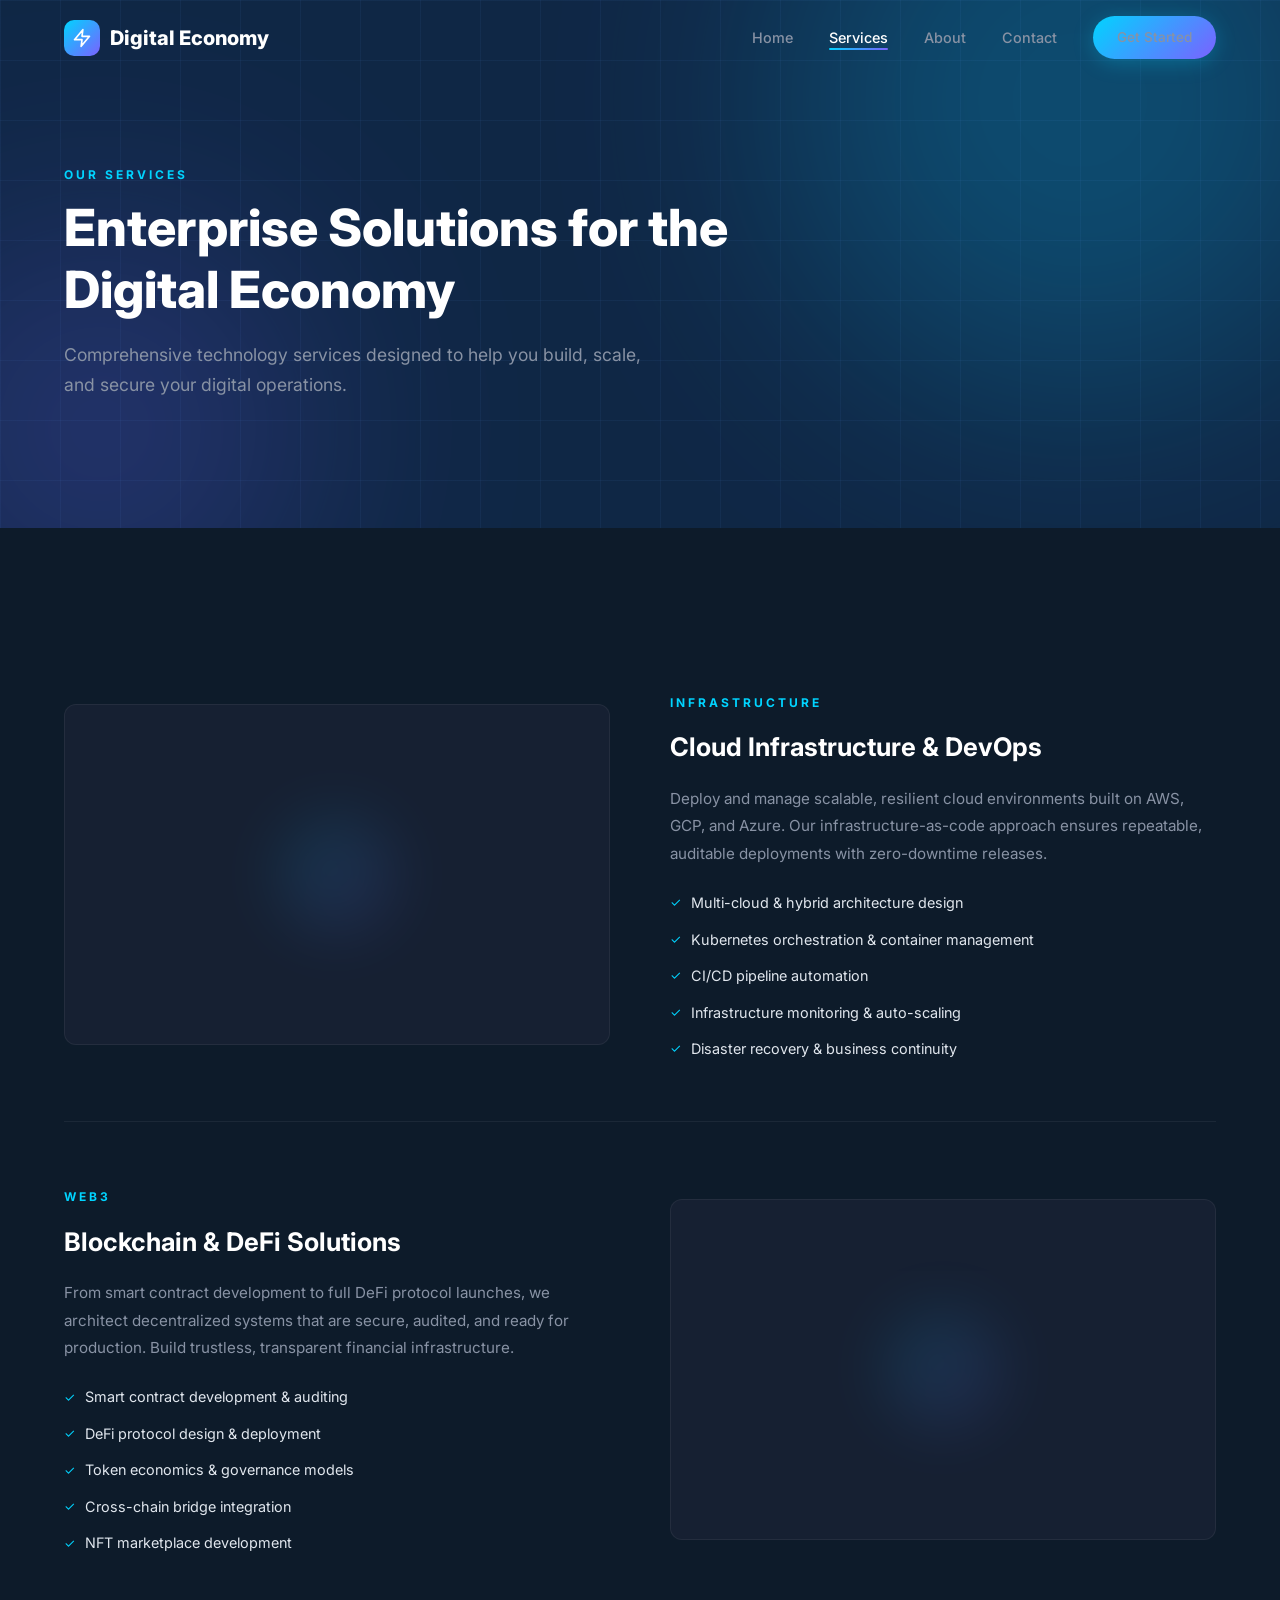
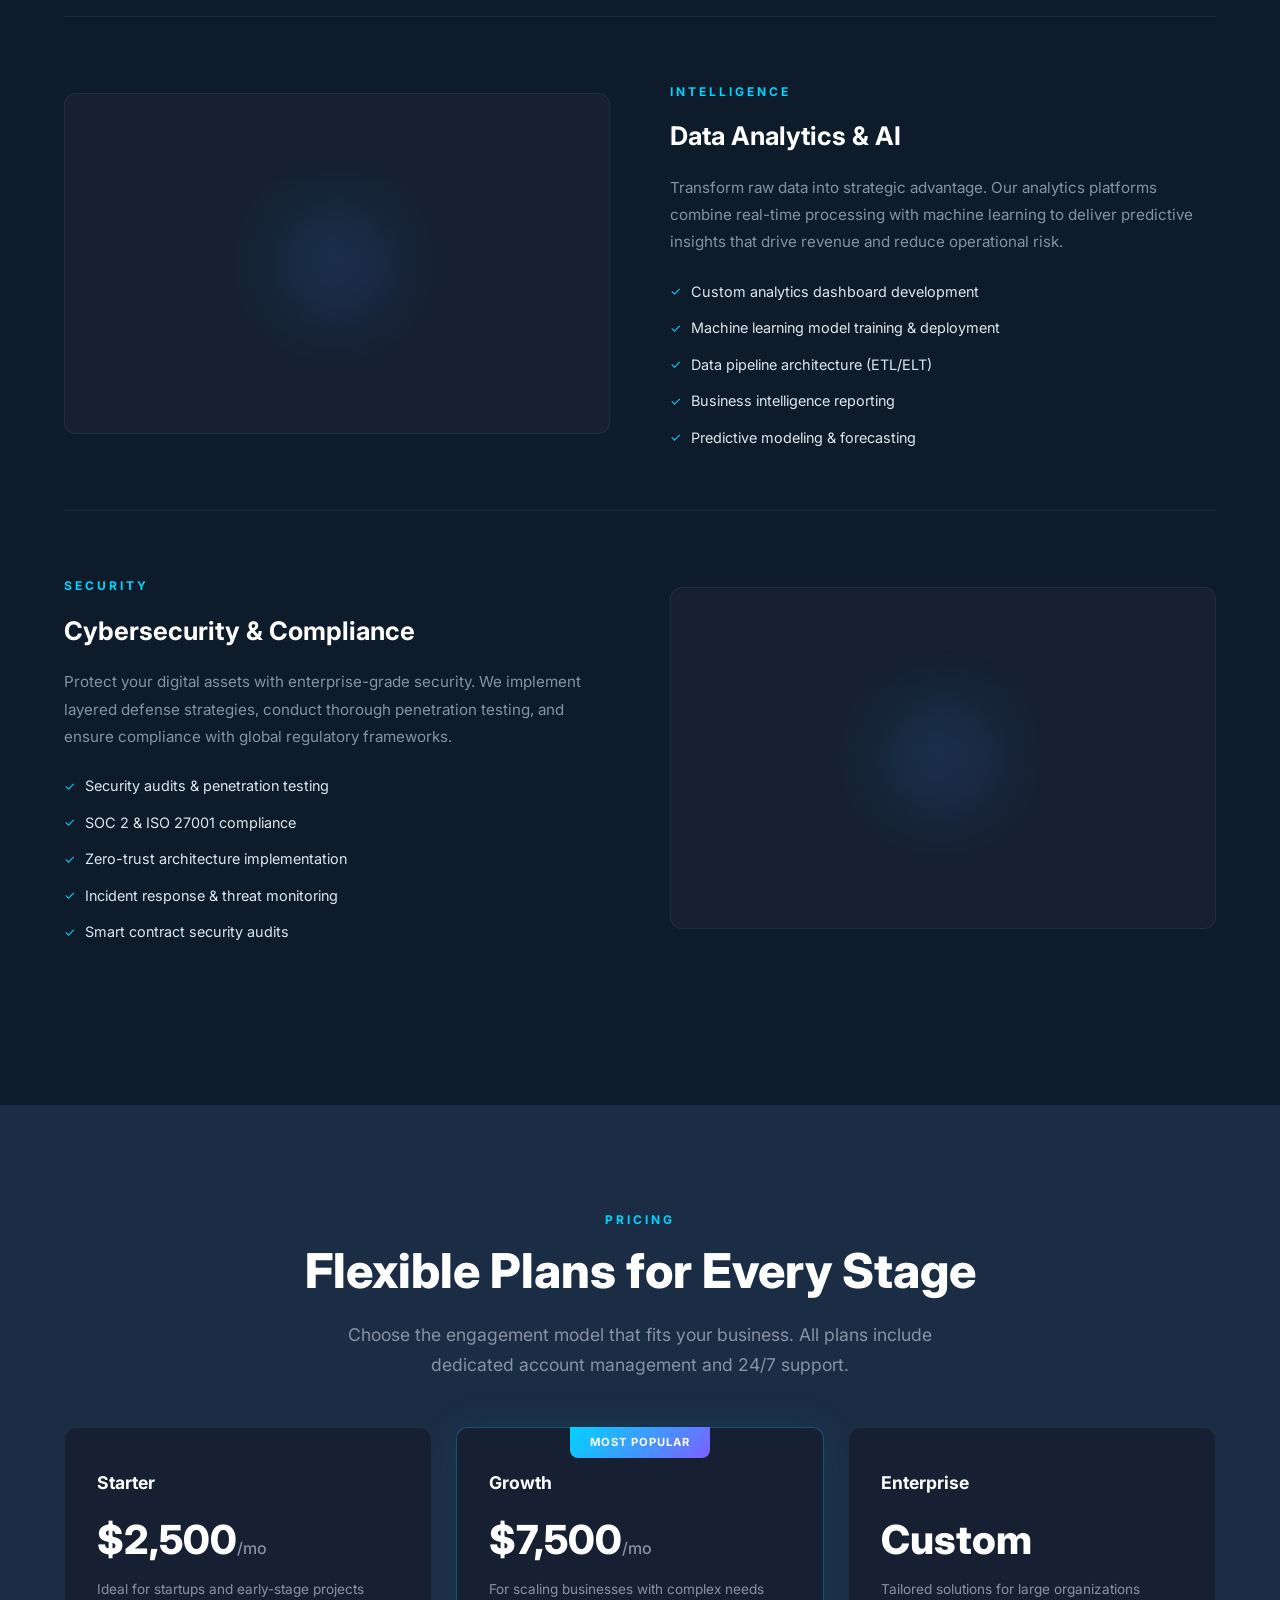
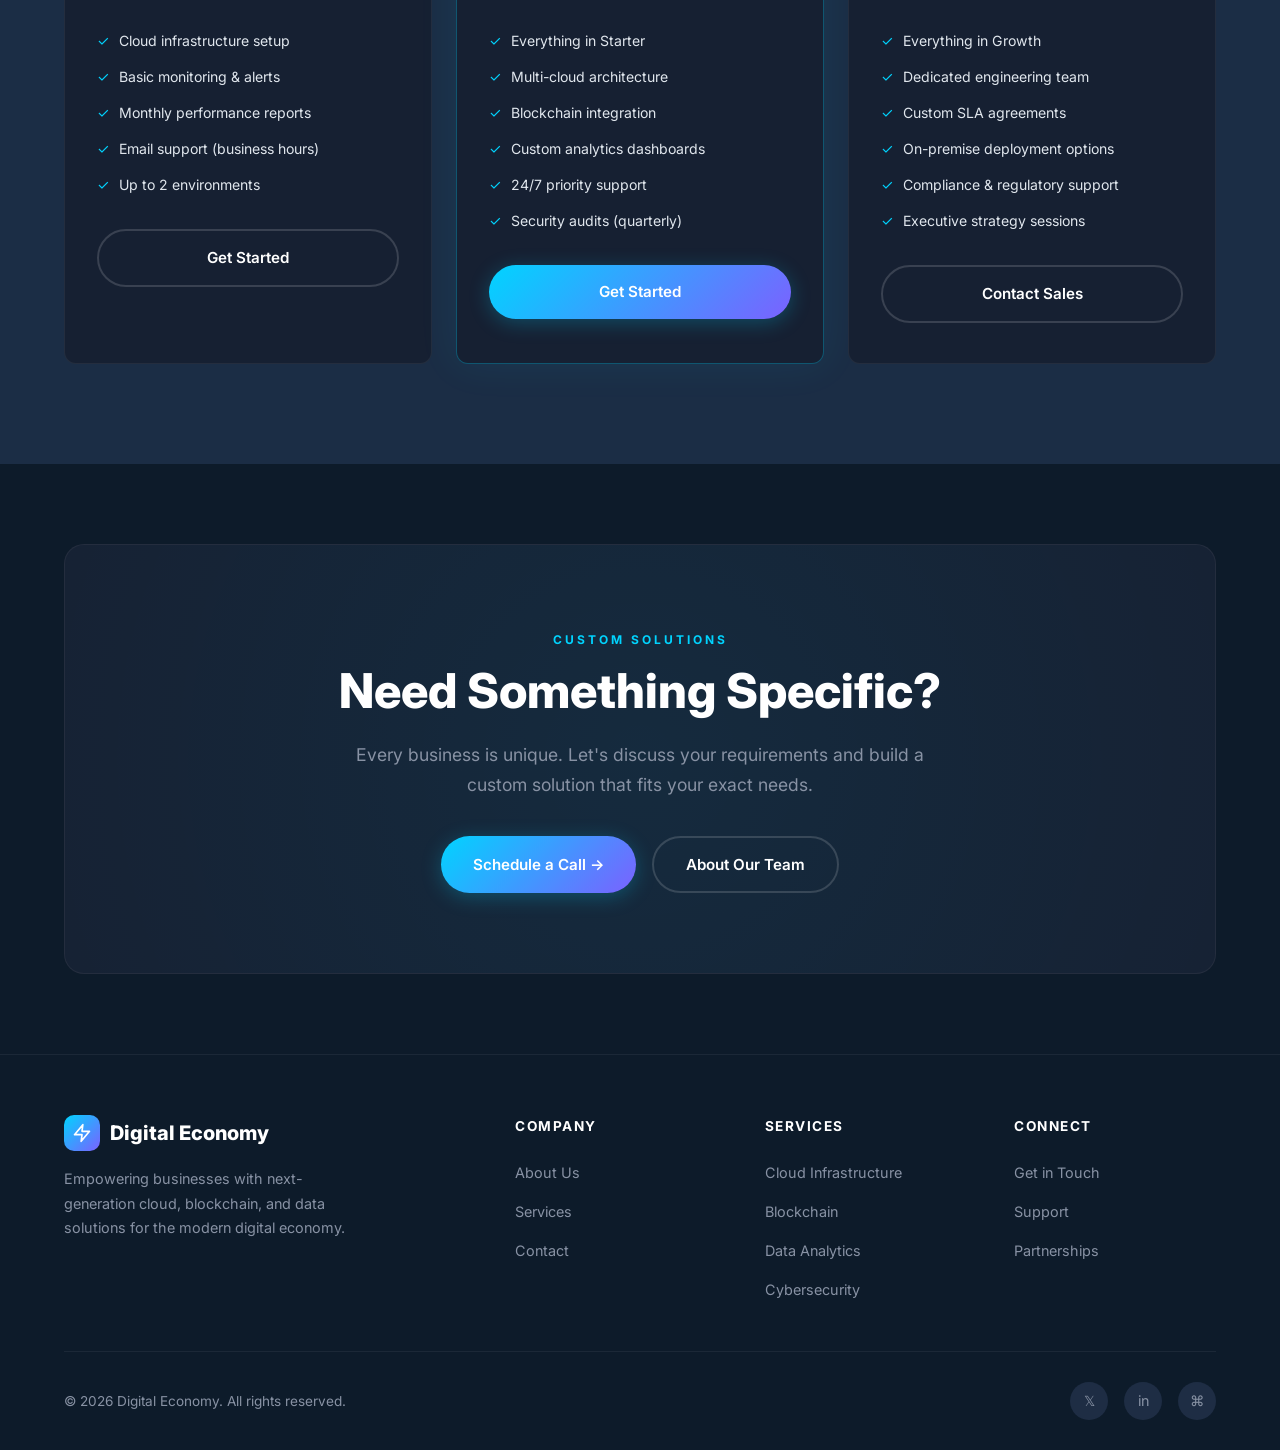
<file: services.html>
<!DOCTYPE html>
<html lang="en">
<head>
  <meta charset="UTF-8">
  <meta name="viewport" content="width=device-width, initial-scale=1.0">
  <title>Services — Digital Economy</title>
  <meta name="description" content="Explore our full suite of digital economy services including cloud infrastructure, blockchain integration, data analytics, cybersecurity, and more.">
  <link rel="preconnect" href="https://fonts.googleapis.com">
  <link rel="preconnect" href="https://fonts.gstatic.com" crossorigin>
  <link href="https://fonts.googleapis.com/css2?family=Inter:wght@400;500;600;700;800&display=swap" rel="stylesheet">
  <link rel="stylesheet" href="css/style.css">
  <link rel="icon" type="image/svg+xml" href="data:image/svg+xml,%3Csvg xmlns='http://www.w3.org/2000/svg' viewBox='0 0 24 24' fill='none' stroke='%2300d4ff' stroke-width='2'%3E%3Cpolygon points='13 2 3 14 12 14 11 22 21 10 12 10 13 2'/%3E%3C/svg%3E">
</head>
<body>

  <!-- HEADER -->
  <header class="header">
    <div class="container">
      <nav class="nav">
        <a href="index.html" class="logo">
            <div class="logo-icon"><svg><use href="icons.svg#icon-bolt"/></svg></div>
          <span>Digital Economy</span>
        </a>
        <ul class="nav-links">
          <li><a href="index.html">Home</a></li>
          <li><a href="services.html">Services</a></li>
          <li><a href="about.html">About</a></li>
          <li><a href="contact.html">Contact</a></li>
          <li><a href="contact.html" class="btn btn-primary nav-cta">Get Started</a></li>
        </ul>
        <button class="hamburger" aria-label="Toggle menu">
          <span></span><span></span><span></span>
        </button>
      </nav>
    </div>
  </header>

  <!-- PAGE HERO -->
  <section class="page-hero">
    <div class="hero-bg">
      <div class="orb orb-1"></div>
      <div class="orb orb-2"></div>
      <div class="hero-grid"></div>
    </div>
    <div class="container">
      <div class="fade-in">
        <span class="section-label">Our Services</span>
        <h1 class="section-title">Enterprise Solutions for the<br>Digital Economy</h1>
        <p class="section-subtitle">Comprehensive technology services designed to help you build, scale, and secure your digital operations.</p>
      </div>
    </div>
  </section>

  <!-- SERVICE DETAILS -->
  <section class="section">
    <div class="container">

      <!-- Cloud Infrastructure -->
      <div class="service-detail fade-in">
        <div class="service-detail-visual">
          <div class="service-visual-inner"></div>
        </div>
        <div class="service-detail-content">
          <span class="section-label">Infrastructure</span>
          <h3>Cloud Infrastructure &amp; DevOps</h3>
          <p>Deploy and manage scalable, resilient cloud environments built on AWS, GCP, and Azure. Our infrastructure-as-code approach ensures repeatable, auditable deployments with zero-downtime releases.</p>
          <ul class="service-features">
            <li><span class="check">✓</span> Multi-cloud &amp; hybrid architecture design</li>
            <li><span class="check">✓</span> Kubernetes orchestration &amp; container management</li>
            <li><span class="check">✓</span> CI/CD pipeline automation</li>
            <li><span class="check">✓</span> Infrastructure monitoring &amp; auto-scaling</li>
            <li><span class="check">✓</span> Disaster recovery &amp; business continuity</li>
          </ul>
        </div>
      </div>

      <!-- Blockchain -->
      <div class="service-detail reverse fade-in">
        <div class="service-detail-visual">
          <div class="service-visual-inner"></div>
        </div>
        <div class="service-detail-content">
          <span class="section-label">Web3</span>
          <h3>Blockchain &amp; DeFi Solutions</h3>
          <p>From smart contract development to full DeFi protocol launches, we architect decentralized systems that are secure, audited, and ready for production. Build trustless, transparent financial infrastructure.</p>
          <ul class="service-features">
            <li><span class="check">✓</span> Smart contract development &amp; auditing</li>
            <li><span class="check">✓</span> DeFi protocol design &amp; deployment</li>
            <li><span class="check">✓</span> Token economics &amp; governance models</li>
            <li><span class="check">✓</span> Cross-chain bridge integration</li>
            <li><span class="check">✓</span> NFT marketplace development</li>
          </ul>
        </div>
      </div>

      <!-- Data Analytics -->
      <div class="service-detail fade-in">
        <div class="service-detail-visual">
          <div class="service-visual-inner"></div>
        </div>
        <div class="service-detail-content">
          <span class="section-label">Intelligence</span>
          <h3>Data Analytics &amp; AI</h3>
          <p>Transform raw data into strategic advantage. Our analytics platforms combine real-time processing with machine learning to deliver predictive insights that drive revenue and reduce operational risk.</p>
          <ul class="service-features">
            <li><span class="check">✓</span> Custom analytics dashboard development</li>
            <li><span class="check">✓</span> Machine learning model training &amp; deployment</li>
            <li><span class="check">✓</span> Data pipeline architecture (ETL/ELT)</li>
            <li><span class="check">✓</span> Business intelligence reporting</li>
            <li><span class="check">✓</span> Predictive modeling &amp; forecasting</li>
          </ul>
        </div>
      </div>

      <!-- Cybersecurity -->
      <div class="service-detail reverse fade-in">
        <div class="service-detail-visual">
          <div class="service-visual-inner"></div>
        </div>
        <div class="service-detail-content">
          <span class="section-label">Security</span>
          <h3>Cybersecurity &amp; Compliance</h3>
          <p>Protect your digital assets with enterprise-grade security. We implement layered defense strategies, conduct thorough penetration testing, and ensure compliance with global regulatory frameworks.</p>
          <ul class="service-features">
            <li><span class="check">✓</span> Security audits &amp; penetration testing</li>
            <li><span class="check">✓</span> SOC 2 &amp; ISO 27001 compliance</li>
            <li><span class="check">✓</span> Zero-trust architecture implementation</li>
            <li><span class="check">✓</span> Incident response &amp; threat monitoring</li>
            <li><span class="check">✓</span> Smart contract security audits</li>
          </ul>
        </div>
      </div>

    </div>
  </section>

  <!-- PRICING -->
  <section class="section" style="background: var(--secondary);">
    <div class="container">
      <div class="text-center fade-in">
        <span class="section-label">Pricing</span>
        <h2 class="section-title">Flexible Plans for Every Stage</h2>
        <p class="section-subtitle">Choose the engagement model that fits your business. All plans include dedicated account management and 24/7 support.</p>
      </div>
      <div class="pricing-grid">
        <div class="pricing-card fade-in">
          <h3>Starter</h3>
          <div class="price">$2,500<span>/mo</span></div>
          <p class="price-desc">Ideal for startups and early-stage projects</p>
          <ul class="pricing-features">
            <li><span class="check">✓</span> Cloud infrastructure setup</li>
            <li><span class="check">✓</span> Basic monitoring &amp; alerts</li>
            <li><span class="check">✓</span> Monthly performance reports</li>
            <li><span class="check">✓</span> Email support (business hours)</li>
            <li><span class="check">✓</span> Up to 2 environments</li>
          </ul>
          <a href="contact.html" class="btn btn-outline" style="width: 100%; justify-content: center;">Get Started</a>
        </div>
        <div class="pricing-card featured fade-in">
          <h3>Growth</h3>
          <div class="price">$7,500<span>/mo</span></div>
          <p class="price-desc">For scaling businesses with complex needs</p>
          <ul class="pricing-features">
            <li><span class="check">✓</span> Everything in Starter</li>
            <li><span class="check">✓</span> Multi-cloud architecture</li>
            <li><span class="check">✓</span> Blockchain integration</li>
            <li><span class="check">✓</span> Custom analytics dashboards</li>
            <li><span class="check">✓</span> 24/7 priority support</li>
            <li><span class="check">✓</span> Security audits (quarterly)</li>
          </ul>
          <a href="contact.html" class="btn btn-primary" style="width: 100%; justify-content: center;">Get Started</a>
        </div>
        <div class="pricing-card fade-in">
          <h3>Enterprise</h3>
          <div class="price">Custom</div>
          <p class="price-desc">Tailored solutions for large organizations</p>
          <ul class="pricing-features">
            <li><span class="check">✓</span> Everything in Growth</li>
            <li><span class="check">✓</span> Dedicated engineering team</li>
            <li><span class="check">✓</span> Custom SLA agreements</li>
            <li><span class="check">✓</span> On-premise deployment options</li>
            <li><span class="check">✓</span> Compliance &amp; regulatory support</li>
            <li><span class="check">✓</span> Executive strategy sessions</li>
          </ul>
          <a href="contact.html" class="btn btn-outline" style="width: 100%; justify-content: center;">Contact Sales</a>
        </div>
      </div>
    </div>
  </section>

  <!-- CTA -->
  <section class="cta-section">
    <div class="container">
      <div class="cta-box fade-in">
        <span class="section-label">Custom Solutions</span>
        <h2 class="section-title">Need Something Specific?</h2>
        <p class="section-subtitle">Every business is unique. Let's discuss your requirements and build a custom solution that fits your exact needs.</p>
        <div class="cta-buttons">
          <a href="contact.html" class="btn btn-primary">Schedule a Call →</a>
          <a href="about.html" class="btn btn-outline">About Our Team</a>
        </div>
      </div>
    </div>
  </section>

  <!-- FOOTER -->
  <footer class="footer">
    <div class="container">
      <div class="footer-grid">
        <div class="footer-brand">
          <a href="index.html" class="logo">
            <div class="logo-icon"><svg><use href="icons.svg#icon-bolt"/></svg></div>
            <span>Digital Economy</span>
          </a>
          <p>Empowering businesses with next-generation cloud, blockchain, and data solutions for the modern digital economy.</p>
        </div>
        <div class="footer-col">
          <h4>Company</h4>
          <ul>
            <li><a href="about.html">About Us</a></li>
            <li><a href="services.html">Services</a></li>
            <li><a href="contact.html">Contact</a></li>
          </ul>
        </div>
        <div class="footer-col">
          <h4>Services</h4>
          <ul>
            <li><a href="services.html">Cloud Infrastructure</a></li>
            <li><a href="services.html">Blockchain</a></li>
            <li><a href="services.html">Data Analytics</a></li>
            <li><a href="services.html">Cybersecurity</a></li>
          </ul>
        </div>
        <div class="footer-col">
          <h4>Connect</h4>
          <ul>
            <li><a href="contact.html">Get in Touch</a></li>
            <li><a href="contact.html">Support</a></li>
            <li><a href="contact.html">Partnerships</a></li>
          </ul>
        </div>
      </div>
      <div class="footer-bottom">
        <p>&copy; 2026 Digital Economy. All rights reserved.</p>
        <div class="footer-social">
          <a href="#" aria-label="Twitter">𝕏</a>
          <a href="#" aria-label="LinkedIn">in</a>
          <a href="#" aria-label="GitHub">⌘</a>
        </div>
      </div>
    </div>
  </footer>

  <script src="js/main.js"></script>
</body>
</html>
</file>
<file: css/style.css>
/* ===== RESET & BASE ===== */
*,
*::before,
*::after {
  margin: 0;
  padding: 0;
  box-sizing: border-box;
}

:root {
  --primary: #0d1b2a;
  --secondary: #1b2d45;
  --accent: #00d4ff;
  --accent-alt: #7b61ff;
  --gradient: linear-gradient(135deg, #00d4ff, #7b61ff);
  --text: #e0e6ed;
  --text-muted: #8892a4;
  --surface: #162032;
  --surface-light: #1e2d44;
  --white: #ffffff;
  --border: rgba(255, 255, 255, 0.06);
  --shadow: 0 4px 30px rgba(0, 0, 0, 0.3);
  --radius: 12px;
  --transition: 0.3s cubic-bezier(0.4, 0, 0.2, 1);
}

html {
  scroll-behavior: smooth;
  font-size: 16px;
}

body {
  font-family: 'Inter', -apple-system, BlinkMacSystemFont, 'Segoe UI', sans-serif;
  background-color: var(--primary);
  color: var(--text);
  line-height: 1.7;
  overflow-x: hidden;
  -webkit-font-smoothing: antialiased;
}

a {
  text-decoration: none;
  color: inherit;
  transition: var(--transition);
}

ul {
  list-style: none;
}

img {
  max-width: 100%;
  display: block;
}

/* ===== UTILITY ===== */
.container {
  max-width: 1200px;
  margin: 0 auto;
  padding: 0 24px;
}

.section {
  padding: 100px 0;
}

.section-label {
  display: inline-block;
  font-size: 0.75rem;
  font-weight: 700;
  letter-spacing: 3px;
  text-transform: uppercase;
  color: var(--accent);
  margin-bottom: 12px;
}

.section-title {
  font-size: clamp(2rem, 4vw, 3rem);
  font-weight: 800;
  color: var(--white);
  line-height: 1.2;
  margin-bottom: 20px;
}

.section-subtitle {
  font-size: 1.1rem;
  color: var(--text-muted);
  max-width: 600px;
  margin-bottom: 48px;
}

.text-center {
  text-align: center;
}

.text-center .section-subtitle {
  margin-left: auto;
  margin-right: auto;
}

.btn {
  display: inline-flex;
  align-items: center;
  gap: 8px;
  padding: 14px 32px;
  border-radius: 50px;
  font-size: 0.95rem;
  font-weight: 600;
  cursor: pointer;
  border: none;
  transition: var(--transition);
  font-family: inherit;
}

.btn-primary {
  background: var(--gradient);
  color: var(--white);
  box-shadow: 0 4px 20px rgba(0, 212, 255, 0.25);
}

.btn-primary:hover {
  transform: translateY(-2px);
  box-shadow: 0 8px 30px rgba(0, 212, 255, 0.4);
}

.btn-outline {
  background: transparent;
  color: var(--white);
  border: 2px solid rgba(255, 255, 255, 0.15);
}

.btn-outline:hover {
  border-color: var(--accent);
  color: var(--accent);
  transform: translateY(-2px);
}

/* ===== HEADER / NAV ===== */
.header {
  position: fixed;
  top: 0;
  left: 0;
  width: 100%;
  z-index: 1000;
  padding: 16px 0;
  transition: var(--transition);
}

.header.scrolled {
  background: rgba(13, 27, 42, 0.92);
  backdrop-filter: blur(20px);
  -webkit-backdrop-filter: blur(20px);
  border-bottom: 1px solid var(--border);
  padding: 12px 0;
}

.nav {
  display: flex;
  align-items: center;
  justify-content: space-between;
}

.logo {
  display: flex;
  align-items: center;
  gap: 10px;
  font-size: 1.25rem;
  font-weight: 800;
  color: var(--white);
}

.logo-icon {
  width: 36px;
  height: 36px;
  background: var(--gradient);
  border-radius: 10px;
  display: flex;
  align-items: center;
  justify-content: center;
  font-size: 1.1rem;
  color: var(--white);
}

.logo-icon svg {
  width: 20px;
  height: 20px;
}

.nav-links {
  display: flex;
  align-items: center;
  gap: 36px;
}

.nav-links a {
  font-size: 0.9rem;
  font-weight: 500;
  color: var(--text-muted);
  position: relative;
}

.nav-links a::after {
  content: '';
  position: absolute;
  bottom: -4px;
  left: 0;
  width: 0;
  height: 2px;
  background: var(--gradient);
  transition: var(--transition);
  border-radius: 2px;
}

.nav-links a:hover,
.nav-links a.active {
  color: var(--white);
}

.nav-links a:hover::after,
.nav-links a.active::after {
  width: 100%;
}

.nav-cta {
  padding: 10px 24px !important;
  font-size: 0.85rem !important;
}

.hamburger {
  display: none;
  flex-direction: column;
  gap: 5px;
  cursor: pointer;
  z-index: 1001;
  background: none;
  border: none;
  padding: 4px;
}

.hamburger span {
  display: block;
  width: 24px;
  height: 2px;
  background: var(--white);
  border-radius: 2px;
  transition: var(--transition);
}

.hamburger.active span:nth-child(1) {
  transform: rotate(45deg) translate(5px, 5px);
}

.hamburger.active span:nth-child(2) {
  opacity: 0;
}

.hamburger.active span:nth-child(3) {
  transform: rotate(-45deg) translate(5px, -5px);
}

/* ===== HERO ===== */
.hero {
  min-height: 100vh;
  display: flex;
  align-items: center;
  position: relative;
  overflow: hidden;
  padding-top: 80px;
}

.hero-bg {
  position: absolute;
  inset: 0;
  z-index: 0;
}

.hero-bg .orb {
  position: absolute;
  border-radius: 50%;
  filter: blur(120px);
  opacity: 0.3;
}

.hero-bg .orb-1 {
  width: 600px;
  height: 600px;
  background: var(--accent);
  top: -200px;
  right: -100px;
}

.hero-bg .orb-2 {
  width: 400px;
  height: 400px;
  background: var(--accent-alt);
  bottom: -100px;
  left: -100px;
}

.hero-grid {
  position: absolute;
  inset: 0;
  background: rgba(20, 60, 120, 0.35);
  background-image: 
    linear-gradient(rgba(100,160,255,0.06) 1px, transparent 1px),
    linear-gradient(90deg, rgba(100,160,255,0.06) 1px, transparent 1px);
  background-size: 60px 60px;
  z-index: 0;
}

.hero .container {
  position: relative;
  z-index: 1;
}

.hero-content {
  max-width: 700px;
}

.hero-badge {
  display: inline-flex;
  align-items: center;
  gap: 8px;
  background: var(--surface);
  border: 1px solid var(--border);
  border-radius: 50px;
  padding: 8px 20px;
  font-size: 0.8rem;
  font-weight: 600;
  color: var(--accent);
  margin-bottom: 28px;
}

.hero-badge .dot {
  width: 8px;
  height: 8px;
  background: var(--accent);
  border-radius: 50%;
  animation: pulse 2s infinite;
}

@keyframes pulse {
  0%, 100% { opacity: 1; }
  50% { opacity: 0.3; }
}

.hero-title {
  font-size: clamp(2.5rem, 5.5vw, 4.2rem);
  font-weight: 800;
  line-height: 1.1;
  color: var(--white);
  margin-bottom: 24px;
}

.hero-title .gradient-text {
  background: var(--gradient);
  -webkit-background-clip: text;
  -webkit-text-fill-color: transparent;
  background-clip: text;
}

.hero-description {
  font-size: 1.15rem;
  color: var(--text-muted);
  margin-bottom: 40px;
  max-width: 560px;
  line-height: 1.8;
}

.hero-buttons {
  display: flex;
  gap: 16px;
  flex-wrap: wrap;
}

.hero-stats {
  display: flex;
  gap: 48px;
  margin-top: 64px;
  padding-top: 40px;
  border-top: 1px solid var(--border);
}

.hero-stat h3 {
  font-size: 2rem;
  font-weight: 800;
  color: var(--white);
}

.hero-stat h3 span {
  background: var(--gradient);
  -webkit-background-clip: text;
  -webkit-text-fill-color: transparent;
  background-clip: text;
}

.hero-stat p {
  font-size: 0.85rem;
  color: var(--text-muted);
  margin-top: 4px;
}

/* ===== FEATURES / SERVICES CARDS ===== */
.features-grid {
  display: grid;
  grid-template-columns: repeat(auto-fit, minmax(280px, 1fr));
  gap: 24px;
}

.feature-card {
  background: var(--surface);
  border: 1px solid var(--border);
  border-radius: var(--radius);
  padding: 36px 28px;
  transition: var(--transition);
  position: relative;
  overflow: hidden;
}

.feature-card::before {
  content: '';
  position: absolute;
  top: 0;
  left: 0;
  right: 0;
  height: 3px;
  background: var(--gradient);
  opacity: 0;
  transition: var(--transition);
}

.feature-card:hover {
  transform: translateY(-4px);
  border-color: rgba(0, 212, 255, 0.15);
  box-shadow: 0 8px 40px rgba(0, 0, 0, 0.3);
}

.feature-card:hover::before {
  opacity: 1;
}

.feature-icon {
  width: 52px;
  height: 52px;
  border-radius: 12px;
  background: rgba(0, 212, 255, 0.08);
  display: flex;
  align-items: center;
  justify-content: center;
  margin-bottom: 20px;
  font-size: 1.5rem;
  color: var(--accent);
}

.feature-icon svg {
  width: 26px;
  height: 26px;
}

.contact-info-icon svg {
  width: 24px;
  height: 24px;
}

.value-icon svg {
  width: 32px;
  height: 32px;
  color: var(--accent);
}

.feature-card h3 {
  font-size: 1.15rem;
  font-weight: 700;
  color: var(--white);
  margin-bottom: 12px;
}

.feature-card p {
  font-size: 0.92rem;
  color: var(--text-muted);
  line-height: 1.7;
}

/* ===== ABOUT SECTION ===== */
.about-grid {
  display: grid;
  grid-template-columns: 1fr 1fr;
  gap: 80px;
  align-items: center;
}

.about-image {
  position: relative;
}

.about-image-main {
  width: 100%;
  aspect-ratio: 4/3;
  background: var(--surface);
  border-radius: var(--radius);
  border: 1px solid var(--border);
  overflow: hidden;
  display: flex;
  align-items: center;
  justify-content: center;
}

.about-visual {
  width: 100%;
  height: 100%;
  background: linear-gradient(135deg, var(--surface) 0%, var(--secondary) 100%);
  display: flex;
  align-items: center;
  justify-content: center;
  position: relative;
}

.about-visual-graphic {
  width: 200px;
  height: 200px;
  border-radius: 50%;
  background: var(--gradient);
  opacity: 0.15;
  filter: blur(40px);
}

.about-floating-card {
  position: absolute;
  bottom: -20px;
  right: -20px;
  background: var(--surface);
  border: 1px solid var(--border);
  border-radius: var(--radius);
  padding: 20px 28px;
  backdrop-filter: blur(20px);
}

.about-floating-card h4 {
  font-size: 1.5rem;
  font-weight: 800;
  color: var(--white);
}

.about-floating-card p {
  font-size: 0.8rem;
  color: var(--text-muted);
}

.about-content .section-subtitle {
  margin-bottom: 32px;
}

.about-list {
  display: flex;
  flex-direction: column;
  gap: 16px;
  margin-bottom: 36px;
}

.about-list li {
  display: flex;
  align-items: center;
  gap: 12px;
  font-size: 0.95rem;
  color: var(--text);
}

.about-list li .check {
  width: 24px;
  height: 24px;
  border-radius: 50%;
  background: rgba(0, 212, 255, 0.1);
  display: flex;
  align-items: center;
  justify-content: center;
  flex-shrink: 0;
  color: var(--accent);
  font-size: 0.75rem;
}

/* ===== TESTIMONIALS ===== */
.testimonial-grid {
  display: grid;
  grid-template-columns: repeat(auto-fit, minmax(320px, 1fr));
  gap: 24px;
}

.testimonial-card {
  background: var(--surface);
  border: 1px solid var(--border);
  border-radius: var(--radius);
  padding: 36px 28px;
}

.testimonial-stars {
  color: #fbbf24;
  margin-bottom: 16px;
  font-size: 0.9rem;
  letter-spacing: 2px;
}

.testimonial-card blockquote {
  font-size: 0.95rem;
  color: var(--text);
  line-height: 1.8;
  margin-bottom: 24px;
  font-style: italic;
}

.testimonial-author {
  display: flex;
  align-items: center;
  gap: 12px;
}

.testimonial-avatar {
  width: 44px;
  height: 44px;
  border-radius: 50%;
  background: var(--gradient);
  display: flex;
  align-items: center;
  justify-content: center;
  font-weight: 700;
  font-size: 0.85rem;
  color: var(--white);
}

.testimonial-info h4 {
  font-size: 0.9rem;
  font-weight: 700;
  color: var(--white);
}

.testimonial-info p {
  font-size: 0.8rem;
  color: var(--text-muted);
}

/* ===== CTA SECTION ===== */
.cta-section {
  padding: 80px 0;
}

.cta-box {
  background: var(--surface);
  border: 1px solid var(--border);
  border-radius: 20px;
  padding: 80px 60px;
  text-align: center;
  position: relative;
  overflow: hidden;
}

.cta-box::before {
  content: '';
  position: absolute;
  top: -50%;
  left: -50%;
  width: 200%;
  height: 200%;
  background: radial-gradient(circle at center, rgba(0, 212, 255, 0.06), transparent 60%);
}

.cta-box .section-title,
.cta-box .section-subtitle,
.cta-box .cta-buttons {
  position: relative;
  z-index: 1;
}

.cta-box .section-subtitle {
  margin-left: auto;
  margin-right: auto;
  margin-bottom: 36px;
}

.cta-buttons {
  display: flex;
  justify-content: center;
  gap: 16px;
  flex-wrap: wrap;
}

/* ===== FOOTER ===== */
.footer {
  padding: 60px 0 30px;
  border-top: 1px solid var(--border);
}

.footer-grid {
  display: grid;
  grid-template-columns: 2fr 1fr 1fr 1fr;
  gap: 48px;
  margin-bottom: 48px;
}

.footer-brand p {
  font-size: 0.9rem;
  color: var(--text-muted);
  margin-top: 16px;
  max-width: 300px;
  line-height: 1.7;
}

.footer-col h4 {
  font-size: 0.85rem;
  font-weight: 700;
  color: var(--white);
  text-transform: uppercase;
  letter-spacing: 1.5px;
  margin-bottom: 20px;
}

.footer-col ul {
  display: flex;
  flex-direction: column;
  gap: 12px;
}

.footer-col ul li a {
  font-size: 0.9rem;
  color: var(--text-muted);
}

.footer-col ul li a:hover {
  color: var(--accent);
}

.footer-bottom {
  display: flex;
  justify-content: space-between;
  align-items: center;
  padding-top: 30px;
  border-top: 1px solid var(--border);
  font-size: 0.85rem;
  color: var(--text-muted);
}

.footer-social {
  display: flex;
  gap: 16px;
}

.footer-social a {
  width: 38px;
  height: 38px;
  border-radius: 50%;
  background: var(--surface-light);
  display: flex;
  align-items: center;
  justify-content: center;
  color: var(--text-muted);
  font-size: 0.9rem;
  transition: var(--transition);
}

.footer-social a:hover {
  background: var(--accent);
  color: var(--white);
}

/* ===== PAGE HERO (inner pages) ===== */
.page-hero {
  padding: 160px 0 80px;
  position: relative;
  overflow: hidden;
}

.page-hero .hero-bg {
  position: absolute;
  inset: 0;
  z-index: 0;
}

.page-hero .container {
  position: relative;
  z-index: 1;
}

.page-hero .section-title {
  font-size: clamp(2.2rem, 4vw, 3.2rem);
}

/* ===== SERVICES PAGE ===== */
.service-detail {
  display: grid;
  grid-template-columns: 1fr 1fr;
  gap: 60px;
  align-items: center;
  padding: 60px 0;
  border-bottom: 1px solid var(--border);
}

.service-detail:last-child {
  border-bottom: none;
}

.service-detail.reverse {
  direction: rtl;
}

.service-detail.reverse > * {
  direction: ltr;
}

.service-detail-visual {
  aspect-ratio: 16/10;
  background: var(--surface);
  border: 1px solid var(--border);
  border-radius: var(--radius);
  display: flex;
  align-items: center;
  justify-content: center;
  position: relative;
  overflow: hidden;
}

.service-visual-inner {
  width: 120px;
  height: 120px;
  border-radius: 50%;
  background: var(--gradient);
  opacity: 0.12;
  filter: blur(30px);
}

.service-detail-content h3 {
  font-size: 1.6rem;
  font-weight: 700;
  color: var(--white);
  margin-bottom: 16px;
}

.service-detail-content p {
  font-size: 0.95rem;
  color: var(--text-muted);
  margin-bottom: 24px;
  line-height: 1.8;
}

.service-features {
  display: flex;
  flex-direction: column;
  gap: 12px;
}

.service-features li {
  display: flex;
  align-items: center;
  gap: 10px;
  font-size: 0.9rem;
  color: var(--text);
}

.service-features li .check {
  color: var(--accent);
  font-size: 0.8rem;
}

/* ===== PRICING (Services page) ===== */
.pricing-grid {
  display: grid;
  grid-template-columns: repeat(auto-fit, minmax(300px, 1fr));
  gap: 24px;
}

.pricing-card {
  background: var(--surface);
  border: 1px solid var(--border);
  border-radius: var(--radius);
  padding: 40px 32px;
  transition: var(--transition);
  position: relative;
}

.pricing-card.featured {
  border-color: rgba(0, 212, 255, 0.3);
  box-shadow: 0 0 40px rgba(0, 212, 255, 0.08);
}

.pricing-card.featured::before {
  content: 'Most Popular';
  position: absolute;
  top: -1px;
  left: 50%;
  transform: translateX(-50%);
  background: var(--gradient);
  color: var(--white);
  padding: 6px 20px;
  font-size: 0.7rem;
  font-weight: 700;
  text-transform: uppercase;
  letter-spacing: 1px;
  border-radius: 0 0 8px 8px;
}

.pricing-card h3 {
  font-size: 1.1rem;
  font-weight: 700;
  color: var(--white);
  margin-bottom: 8px;
}

.pricing-card .price {
  font-size: 2.5rem;
  font-weight: 800;
  color: var(--white);
  margin-bottom: 4px;
}

.pricing-card .price span {
  font-size: 1rem;
  font-weight: 500;
  color: var(--text-muted);
}

.pricing-card .price-desc {
  font-size: 0.85rem;
  color: var(--text-muted);
  margin-bottom: 28px;
}

.pricing-features {
  display: flex;
  flex-direction: column;
  gap: 12px;
  margin-bottom: 32px;
}

.pricing-features li {
  display: flex;
  align-items: center;
  gap: 10px;
  font-size: 0.88rem;
  color: var(--text);
}

.pricing-features li .check {
  color: var(--accent);
}

/* ===== ABOUT PAGE ===== */
.values-grid {
  display: grid;
  grid-template-columns: repeat(auto-fit, minmax(250px, 1fr));
  gap: 24px;
}

.value-card {
  background: var(--surface);
  border: 1px solid var(--border);
  border-radius: var(--radius);
  padding: 32px 24px;
  text-align: center;
  transition: var(--transition);
}

.value-card:hover {
  transform: translateY(-4px);
  border-color: rgba(0, 212, 255, 0.15);
}

.value-icon {
  font-size: 2rem;
  margin-bottom: 16px;
}

.value-card h3 {
  font-size: 1.05rem;
  font-weight: 700;
  color: var(--white);
  margin-bottom: 10px;
}

.value-card p {
  font-size: 0.88rem;
  color: var(--text-muted);
  line-height: 1.7;
}

.timeline {
  position: relative;
  padding-left: 40px;
}

.timeline::before {
  content: '';
  position: absolute;
  left: 15px;
  top: 0;
  bottom: 0;
  width: 2px;
  background: var(--border);
}

.timeline-item {
  position: relative;
  margin-bottom: 48px;
}

.timeline-item:last-child {
  margin-bottom: 0;
}

.timeline-dot {
  position: absolute;
  left: -33px;
  top: 4px;
  width: 12px;
  height: 12px;
  border-radius: 50%;
  background: var(--gradient);
}

.timeline-item h3 {
  font-size: 1.1rem;
  font-weight: 700;
  color: var(--white);
  margin-bottom: 4px;
}

.timeline-item .year {
  font-size: 0.8rem;
  color: var(--accent);
  font-weight: 600;
  margin-bottom: 8px;
}

.timeline-item p {
  font-size: 0.9rem;
  color: var(--text-muted);
  line-height: 1.7;
}

.team-grid {
  display: grid;
  grid-template-columns: repeat(auto-fit, minmax(240px, 1fr));
  gap: 24px;
}

.team-card {
  background: var(--surface);
  border: 1px solid var(--border);
  border-radius: var(--radius);
  padding: 32px 24px;
  text-align: center;
  transition: var(--transition);
}

.team-card:hover {
  transform: translateY(-4px);
}

.team-avatar {
  width: 80px;
  height: 80px;
  border-radius: 50%;
  background: var(--gradient);
  display: flex;
  align-items: center;
  justify-content: center;
  margin: 0 auto 16px;
  font-size: 1.5rem;
  font-weight: 700;
  color: var(--white);
}

.team-card h3 {
  font-size: 1.05rem;
  font-weight: 700;
  color: var(--white);
  margin-bottom: 4px;
}

.team-card .role {
  font-size: 0.85rem;
  color: var(--accent);
  margin-bottom: 12px;
}

.team-card p {
  font-size: 0.85rem;
  color: var(--text-muted);
  line-height: 1.6;
}

/* ===== CONTACT PAGE ===== */
.contact-grid {
  display: grid;
  grid-template-columns: 1fr 1fr;
  gap: 60px;
}

.contact-info-cards {
  display: flex;
  flex-direction: column;
  gap: 20px;
  margin-top: 32px;
}

.contact-info-card {
  background: var(--surface);
  border: 1px solid var(--border);
  border-radius: var(--radius);
  padding: 24px;
  display: flex;
  align-items: center;
  gap: 16px;
}

.contact-info-icon {
  width: 48px;
  height: 48px;
  border-radius: 12px;
  background: rgba(0, 212, 255, 0.08);
  display: flex;
  align-items: center;
  justify-content: center;
  flex-shrink: 0;
  font-size: 1.2rem;
}

.contact-info-card h4 {
  font-size: 0.9rem;
  font-weight: 700;
  color: var(--white);
  margin-bottom: 4px;
}

.contact-info-card p {
  font-size: 0.85rem;
  color: var(--text-muted);
}

.contact-form {
  background: var(--surface);
  border: 1px solid var(--border);
  border-radius: var(--radius);
  padding: 40px;
}

.contact-form h3 {
  font-size: 1.3rem;
  font-weight: 700;
  color: var(--white);
  margin-bottom: 24px;
}

.form-group {
  margin-bottom: 20px;
}

.form-group label {
  display: block;
  font-size: 0.85rem;
  font-weight: 600;
  color: var(--text);
  margin-bottom: 8px;
}

.form-group input,
.form-group select,
.form-group textarea {
  width: 100%;
  padding: 14px 18px;
  background: var(--primary);
  border: 1px solid var(--border);
  border-radius: 10px;
  color: var(--white);
  font-size: 0.9rem;
  font-family: inherit;
  transition: var(--transition);
  outline: none;
}

.form-group input:focus,
.form-group select:focus,
.form-group textarea:focus {
  border-color: var(--accent);
  box-shadow: 0 0 0 3px rgba(0, 212, 255, 0.08);
}

.form-group textarea {
  resize: vertical;
  min-height: 120px;
}

.form-row {
  display: grid;
  grid-template-columns: 1fr 1fr;
  gap: 20px;
}

.form-submit {
  width: 100%;
  justify-content: center;
}

/* ===== RESPONSIVE ===== */
@media (max-width: 1024px) {
  .about-grid {
    grid-template-columns: 1fr;
    gap: 40px;
  }
  
  .service-detail {
    grid-template-columns: 1fr;
    gap: 32px;
  }
  
  .service-detail.reverse {
    direction: ltr;
  }
  
  .contact-grid {
    grid-template-columns: 1fr;
  }
  
  .footer-grid {
    grid-template-columns: 1fr 1fr;
  }
}

@media (max-width: 768px) {
  .nav-links {
    position: fixed;
    top: 0;
    right: -100%;
    width: 280px;
    height: 100vh;
    background: var(--secondary);
    flex-direction: column;
    justify-content: center;
    gap: 24px;
    transition: var(--transition);
    border-left: 1px solid var(--border);
  }
  
  .nav-links.open {
    right: 0;
  }
  
  .hamburger {
    display: flex;
  }
  
  .hero-stats {
    gap: 24px;
    flex-wrap: wrap;
  }
  
  .hero-title {
    font-size: clamp(2rem, 6vw, 3rem);
  }
  
  .section {
    padding: 64px 0;
  }
  
  .footer-grid {
    grid-template-columns: 1fr;
    gap: 32px;
  }
  
  .footer-bottom {
    flex-direction: column;
    gap: 16px;
  }
  
  .cta-box {
    padding: 48px 24px;
  }
  
  .form-row {
    grid-template-columns: 1fr;
  }
}

/* ===== ANIMATIONS ===== */
.fade-in {
  opacity: 0;
  transform: translateY(30px);
  transition: opacity 0.6s ease, transform 0.6s ease;
}

.fade-in.visible {
  opacity: 1;
  transform: translateY(0);
}
</file>
